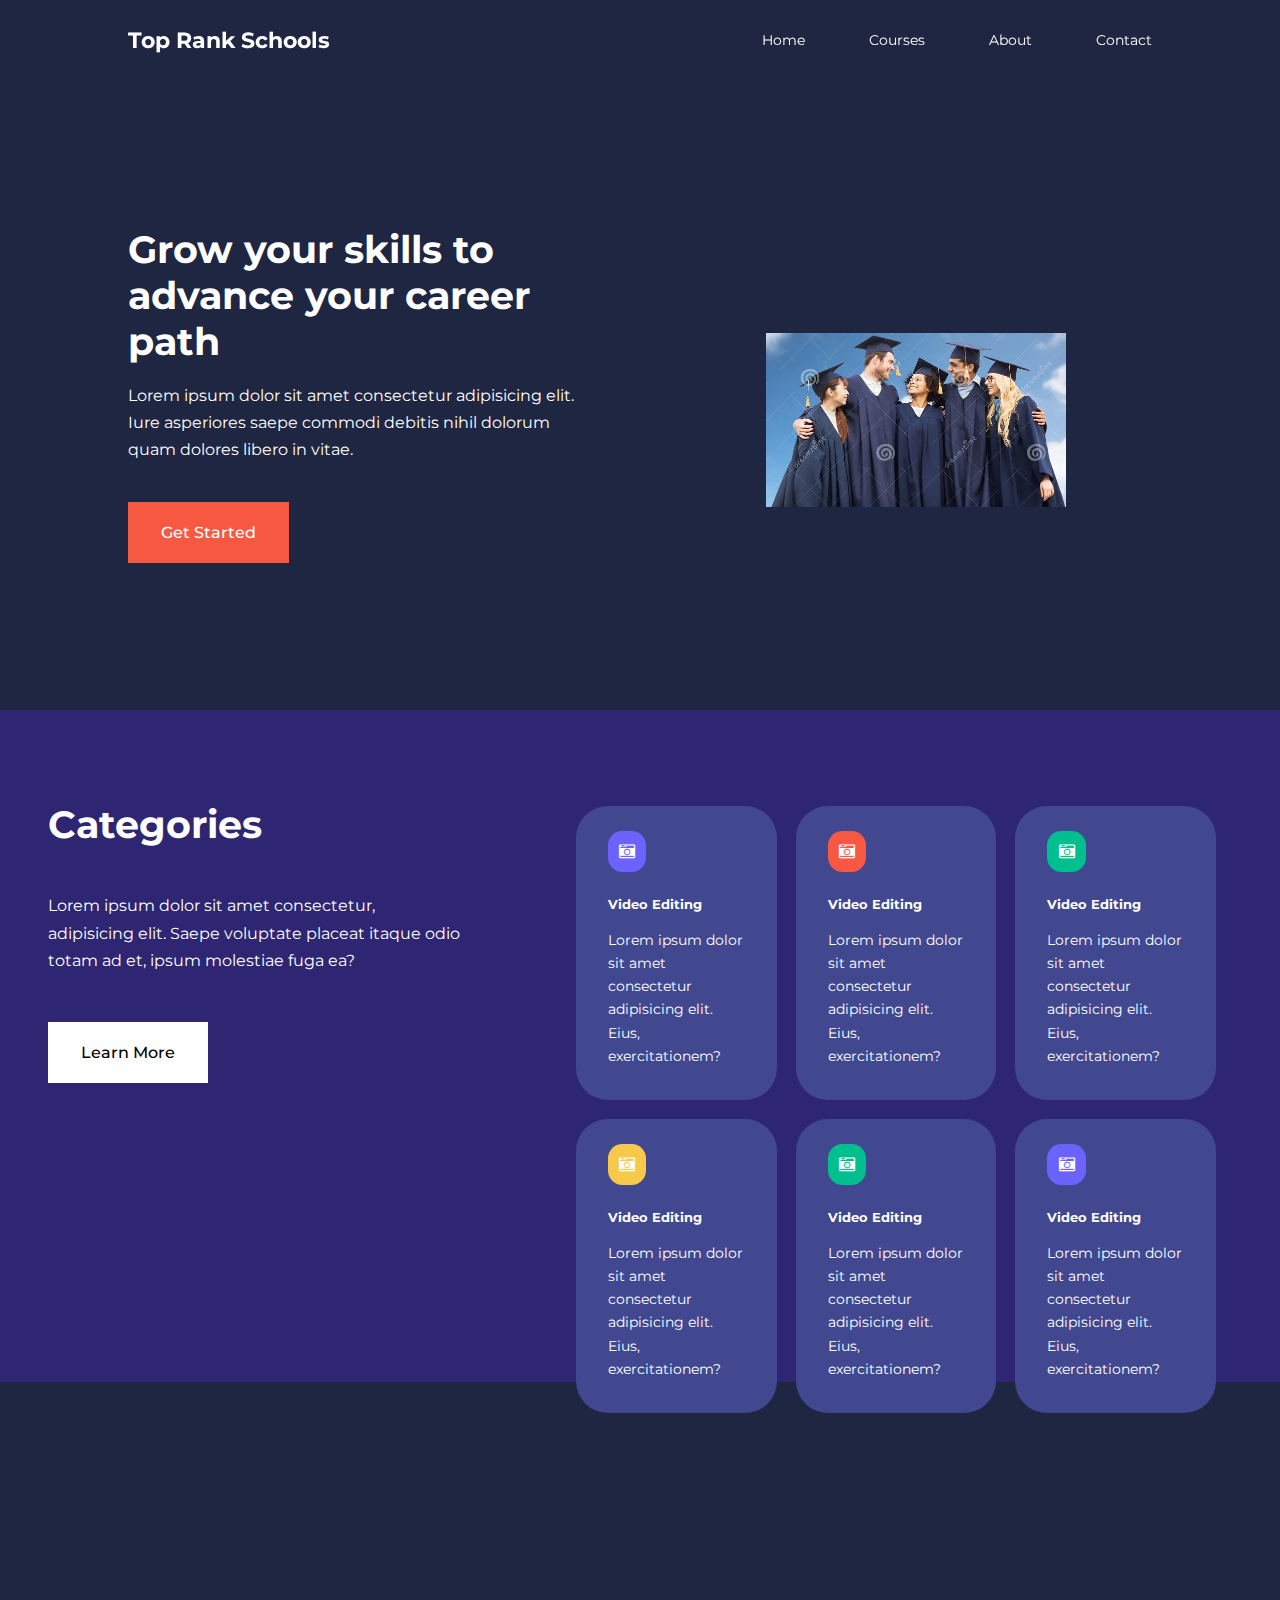
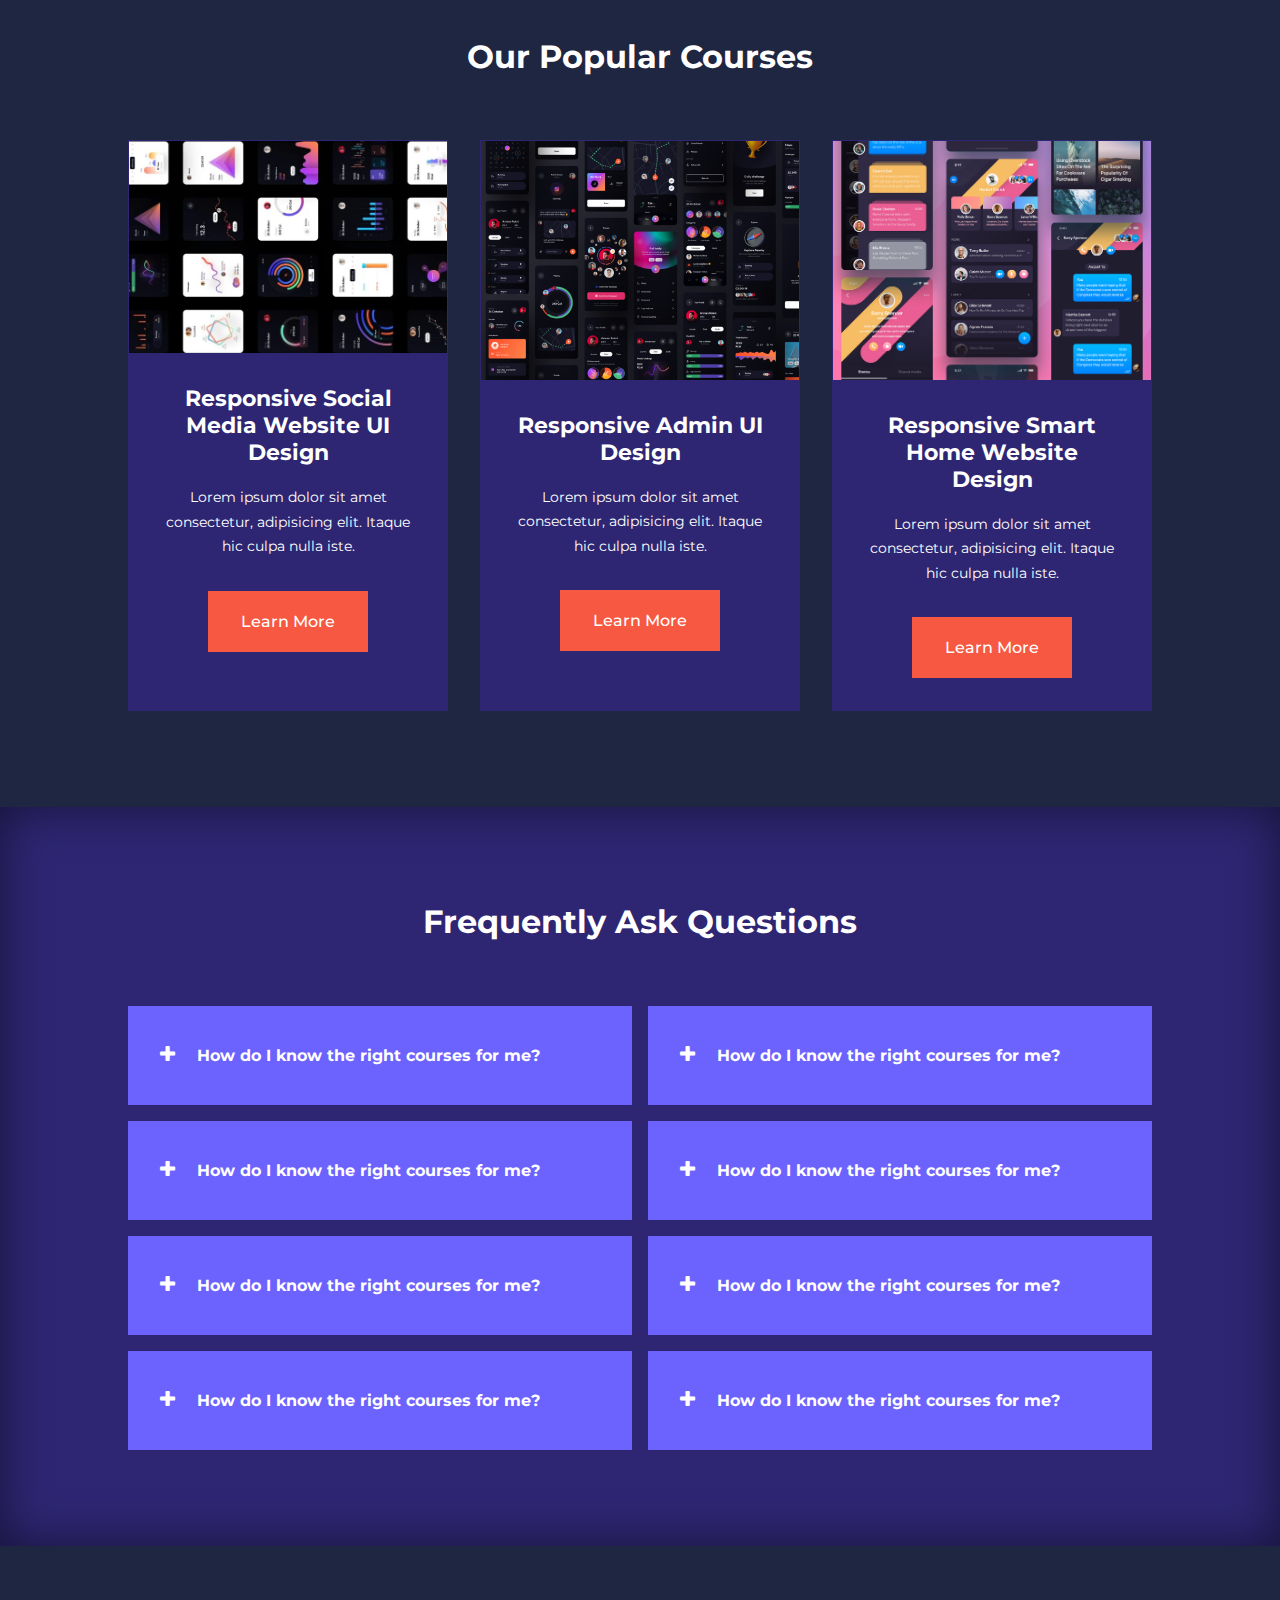
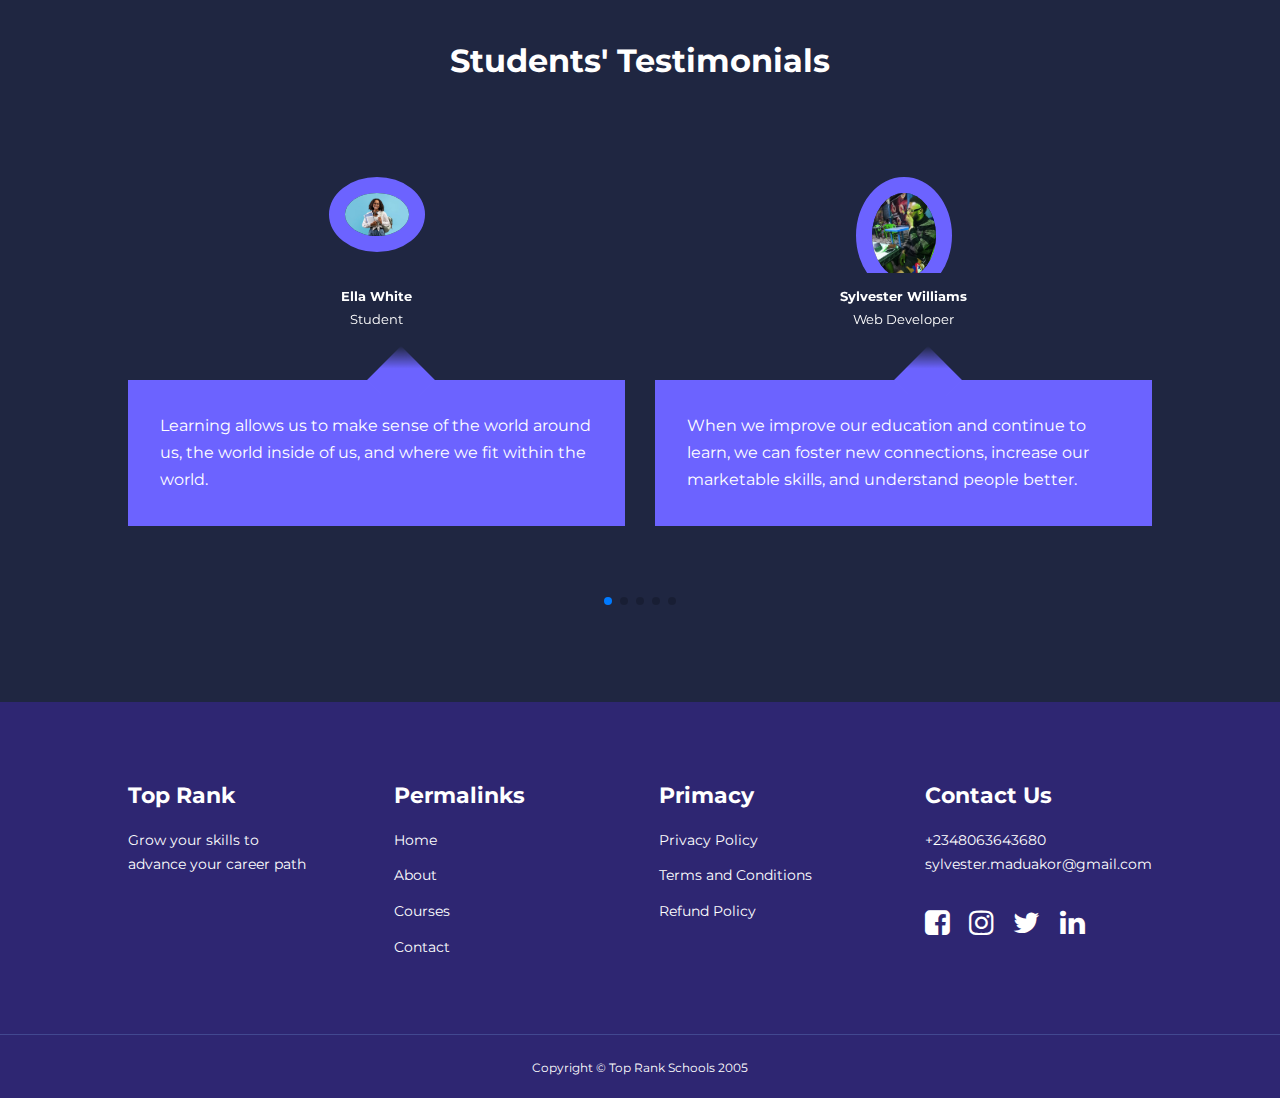
<file: index.html>
<!DOCTYPE html>
<html lang="en">
<head>
  <meta charset="UTF-8">
  <meta name="viewport" content="width=device-width, initial-scale=1.0">
  <title>Education Website</title>

  <link rel="stylesheet" href="https://cdnjs.cloudflare.com/ajax/libs/font-awesome/6.4.0/css/all.min.css"/>
  
<link 
href="https://cdnjs.cloudflare.com/ajax/libs/font-awesome/4.3.0/css/font-awesome.css" 
rel="stylesheet"  type='text/css'>

  <!--Swiperjs.com-->
  <link
  rel="stylesheet"
  href="https://cdn.jsdelivr.net/npm/swiper@10/swiper-bundle.min.css"
/>


  <link rel="preconnect" href="https://fonts.googleapis.com">
  <link rel="preconnect" href="https://fonts.gstatic.com" crossorigin>
  <link href="https://fonts.googleapis.com/css2?family=Montserrat:ital,wght@0,300;0,400;0,500;0,600;0,700;0,800;0,900;1,700;1,900&family=Roboto:wght@400;700&display=swap" rel="stylesheet">

 


  <link rel="stylesheet" href="styles/home.css">
</head>
<body>
  <nav>
    <div class="container nav-container">
      <a href="index.html"><h4>Top Rank Schools</h4></a>
      <ul class="nav-menu">
        <li><a href="index.html">Home</a></li>
        <li><a href="courses.html">Courses</a></li>
        <li><a href="about.html">About</a></li>
        <li><a href="contact.html">Contact</a></li>
      </ul>
      <button id="open-menu-btn"><i class="fa fa-bars" aria-hidden="true"></i>
      </button>
      <button id="close-menu-btn"><i class="fa fa-times-circle" aria-hidden="true"></i></button>
     </div>
  </nav>

  <!------------END OF NAVBAR------------->

<header>
  <div class="container header_container">
    <div class="header_left">
      <h1>Grow your skills to advance your career path</h1>
      <p>Lorem ipsum dolor sit amet consectetur adipisicing elit. Iure asperiores saepe commodi debitis nihil dolorum quam dolores libero in vitae.</p>
      <a href="courses.html" class="btn btn-primary">Get Started</a>
    </div>

    <div class="images2">
      <img class="img1" src="images/darkblue.jpg">
    </div>
    
  </div>
</header>
 
<section class="categories">
  <div class=".container categories_container">
    <div class="categories_left">
      <h1>Categories</h1>
      <p>
        Lorem ipsum dolor sit amet consectetur, adipisicing elit. Saepe voluptate placeat itaque odio totam ad et, ipsum molestiae fuga ea?
      </p>
      <a href="#" class="btn">Learn More</a>
    </div>

    <div class="categories_right">
      <article class="category">
        <span class="category_icon"><i class="fa fa-camera-retro"></i>
        </span>
        <h5>Video Editing</h5>
        <p>Lorem ipsum dolor sit amet consectetur adipisicing elit. Eius, exercitationem?</p>
      </article>

      <article class="category">
        <span class="category_icon"><i class="fa fa-camera-retro"></i>
        </span>
        <h5>Video Editing</h5>
        <p>Lorem ipsum dolor sit amet consectetur adipisicing elit. Eius, exercitationem?</p>
      </article>

      <article class="category">
        <span class="category_icon"><i class="fa fa-camera-retro"></i>
        </span>
        <h5>Video Editing</h5>
        <p>Lorem ipsum dolor sit amet consectetur adipisicing elit. Eius, exercitationem?</p>
      </article>

      <article class="category">
        <span class="category_icon"><i class="fa fa-camera-retro"></i>
        </span>
        <h5>Video Editing</h5>
        <p>Lorem ipsum dolor sit amet consectetur adipisicing elit. Eius, exercitationem?</p>
      </article>

      <article class="category">
        <span class="category_icon"><i class="fa fa-camera-retro"></i>
        </span>
        <h5>Video Editing</h5>
        <p>Lorem ipsum dolor sit amet consectetur adipisicing elit. Eius, exercitationem?</p>
      </article>

      <article class="category">
        <span class="category_icon"><i class="fa fa-camera-retro"></i>
        </span>
        <h5>Video Editing</h5>
        <p>Lorem ipsum dolor sit amet consectetur adipisicing elit. Eius, exercitationem?</p>
      </article>
    </div>

  </div>

</section>


<section class="courses">
  <h2>Our Popular Courses</h2>
  <div class="container courses_container">
     <article class="course">
      <div class="course_image">
        <img src="images/UIUX6.webp">
      </div>
     <div class="course_info">
      <h4>Responsive Social Media Website UI Design</h4>
      <p>Lorem ipsum dolor sit amet consectetur, adipisicing elit. Itaque hic culpa nulla iste.</p>
      <a href="contact.html" class="btn btn-primary">Learn More</a>
     </div>
     </article>

     <article class="course">
      <div class="course_image">
        <img src="images/UIUX5">
      </div>
      <div class="course_info">
        <h4>Responsive Admin UI Design</h4>
      <p>Lorem ipsum dolor sit amet consectetur, adipisicing elit. Itaque hic culpa nulla iste.</p>
      <a href="contact.html" class="btn btn-primary">Learn More</a>
      </div>
     </article>

     <article class="course">
      <div class="course_image">
        <img src="images/UIUX2.png">
      </div>
      <div class="course_info">
        <h4>Responsive Smart Home Website Design</h4>
      <p>Lorem ipsum dolor sit amet consectetur, adipisicing elit. Itaque hic culpa nulla iste.</p>
      <a href="contact.html" class="btn btn-primary">Learn More</a>
      </div>
     </article>
  </div>
</section>


<section class="faqs">
  <h2>Frequently Ask Questions</h2>
  <div class="container faqs_container">
    <article class="faq">
      <div class="faq_icon"><i class="fa fa-plus" aria-hidden="true"></i>
      </div>
      <div class="question_answer">
        <h4>How do I know the right courses for me?</h4>
        <p>Lorem ipsum dolor sit amet consectetur adipisicing elit. Quis ullam delectus blanditiis quia similique. Necessitatibus ut ipsum nostrum doloremque explicabo est vero tempore culpa iusto!</p>
      </div>
    </article>

    <article class="faq">
      <div class="faq_icon"><i class="fa fa-plus" aria-hidden="true"></i>
      </div>
      <div class="question_answer">
        <h4>How do I know the right courses for me?</h4>
        <p>Lorem ipsum dolor sit amet consectetur adipisicing elit. Quis ullam delectus blanditiis quia similique. Necessitatibus ut ipsum nostrum doloremque explicabo est vero tempore culpa iusto!</p>
      </div>
    </article>

    <article class="faq">
      <div class="faq_icon"><i class="fa fa-plus" aria-hidden="true"></i>
      </div>
      <div class="question_answer">
        <h4>How do I know the right courses for me?</h4>
        <p>Lorem ipsum dolor sit amet consectetur adipisicing elit. Quis ullam delectus blanditiis quia similique. Necessitatibus ut ipsum nostrum doloremque explicabo est vero tempore culpa iusto!</p>
      </div>
    </article>

    <article class="faq">
      <div class="faq_icon"><i class="fa fa-plus" aria-hidden="true"></i>
      </div>
      <div class="question_answer">
        <h4>How do I know the right courses for me?</h4>
        <p>Lorem ipsum dolor sit amet consectetur adipisicing elit. Quis ullam delectus blanditiis quia similique. Necessitatibus ut ipsum nostrum doloremque explicabo est vero tempore culpa iusto!</p>
      </div>
    </article>

    <article class="faq">
      <div class="faq_icon"><i class="fa fa-plus" aria-hidden="true"></i>
      </div>
      <div class="question_answer">
        <h4>How do I know the right courses for me?</h4>
        <p>Lorem ipsum dolor sit amet consectetur adipisicing elit. Quis ullam delectus blanditiis quia similique. Necessitatibus ut ipsum nostrum doloremque explicabo est vero tempore culpa iusto!</p>
      </div>
    </article>

    <article class="faq">
      <div class="faq_icon"><i class="fa fa-plus" aria-hidden="true"></i>
      </div>
      <div class="question_answer">
        <h4>How do I know the right courses for me?</h4>
        <p>Lorem ipsum dolor sit amet consectetur adipisicing elit. Quis ullam delectus blanditiis quia similique. Necessitatibus ut ipsum nostrum doloremque explicabo est vero tempore culpa iusto!</p>
      </div>
    </article>

    <article class="faq">
      <div class="faq_icon"><i class="fa fa-plus" aria-hidden="true"></i>
      </div>
      <div class="question_answer">
        <h4>How do I know the right courses for me?</h4>
        <p>Lorem ipsum dolor sit amet consectetur adipisicing elit. Quis ullam delectus blanditiis quia similique. Necessitatibus ut ipsum nostrum doloremque explicabo est vero tempore culpa iusto!</p>
      </div>
    </article>

    <article class="faq">
      <div class="faq_icon"><i class="fa fa-plus" aria-hidden="true"></i>
      </div>
      <div class="question_answer">
        <h4>How do I know the right courses for me?</h4>
        <p>Lorem ipsum dolor sit amet consectetur adipisicing elit. Quis ullam delectus blanditiis quia similique. Necessitatibus ut ipsum nostrum doloremque explicabo est vero tempore culpa iusto!</p>
      </div>
    </article>
  </div>
</section>


<section class="container testimonials_container mySwiper">
<h2>Students' Testimonials</h2>
<div class="swiper-wrapper">
  <article class="testimonial swiper-slide">
    <div class="avatar">
      <img src="images/studentPic3.avif">
    </div>
    <div class="testimonial_info">
      <h5>Ella White</h5>
      <small>Student</small>
    </div>
    <div class="testimonial_body">
      <p>Learning allows us to make sense of the world around us, the world inside of us, and where we fit within the world.</p>
    </div>
  </article>

  
  <article class="testimonial swiper-slide">
    <div class="avatar">
      <img src="images/fb1.jpg">
    </div>
    <div class="testimonial_info">
      <h5>Sylvester Williams</h5>
      <small>Web Developer</small>
    </div>
    <div class="testimonial_body">
      <p>When we improve our education and continue to learn, we can foster new connections, increase our marketable skills, and understand people better.</p>
    </div>
  </article>

  <article class="testimonial swiper-slide">
    <div class="avatar">
      <img src="images/studentPic20.avif">
    </div>
    <div class="testimonial_info">
      <h5>Gwen Moons</h5>
      <small>Student</small>
    </div>
    <div class="testimonial_body">
      <p>The more that you read, the more things you will know, the more that you learn, the more places you’ll go.</p>
    </div>
  </article>

  <article class="testimonial swiper-slide">
    <div class="avatar">
      <img src="images/studentPic12.avif">
    </div>
    <div class="testimonial_info">
      <h5>Diana Ayi</h5>
      <small>Student</small>
    </div>
    <div class="testimonial_body">
      <p>Education without values, as useful as it is, seems rather to make man a more clever devil.</p>
    </div>
  </article>


  
  <article class="testimonial swiper-slide">
    <div class="avatar">
      <img src="images/studentPic14.avif">
    </div>
    <div class="testimonial_info">
      <h5>Austin Kings</h5>
      <small>UI/UX Developer</small>
    </div>
    <div class="testimonial_body">
      <p>Knowledge is power. Information is liberating. Education is the premise of progress, in every society, in every family.</p>
    </div>
  </article>

  <article class="testimonial swiper-slide">
    <div class="avatar">
      <img src="images/studentPic2.avif">
    </div>
    <div class="testimonial_info">
      <h5>Stephanie woods</h5>
      <small>Student</small>
    </div>
    <div class="testimonial_body">
      <p>A person who won’t read has no advantage over one who can’t read.</p>
    </div>
  </article>
</div>
<div class="swiper-pagination"></div>
</section>

<footer class="footer">
  <div class="container footer_container">
    <div class="footer_1">
      <a href="home.html" class="footer_logo"><h4>Top Rank</h4></a>
      <p>Grow your skills to advance your career path</p>
    </div>

    <div class="footer_2">
      <h4>Permalinks</h4>
      <ul>
        <li><a href="home.html">Home</a></li>
        <li><a href="about.html">About</a></li>
        <li><a href="courses.html">Courses</a></li>
        <li><a href="contact.html">Contact</a></li>
      </ul>
    </div>
    
    <div class="footer_3">
      <h4>Primacy</h4>
      <ul>
        <li><a href="#">Privacy Policy</a></li>
        <li><a href="#">Terms and Conditions</a></li>
        <li><a href="#">Refund Policy</a></li>
      </ul>
    </div>

    <div class="footer_4">
      <h4>Contact Us</h4>
      <div>
        <p>+2348063643680</p>
        <p>sylvester.maduakor@gmail.com</p>
      </div>
      <ul class="footer_socials">
        <li><a href="#"><i class="fa fa-facebook-square fa-2x" aria-hidden="true"></i>
        </a></li>
        <li><a href="#"><i class="fa fa-instagram fa-2x" aria-hidden="true"></i>
        </a></li>
        <li><a href="#"><i class="fa fa-twitter fa-2x" aria-hidden="true"></i>
        </a></li>
        <li><a href="#"><i class="fa fa-linkedin fa-2x" aria-hidden="true"></i>
        </a></li>
      </ul>
    </div>

  </div>
  <div class="footer_copyright">
    <small>Copyright &copy; Top Rank Schools 2005</small>
  </div>
</footer>


<script src="https://cdn.jsdelivr.net/npm/swiper@10/swiper-bundle.min.js"></script>
<script src="main.js"></script>

<script>
  
  var swiper = new Swiper(".mySwiper", {
      slidesPerView: 1,
      spaceBetween: 30,
      pagination: {
        el: ".swiper-pagination",
        clickable: true,
      },
      // when window is >=600px
      breakpoints: { 
        600: { 
          slidesPerView: 2
        }
      }
    });
</script>

</body>
</html>
</file>
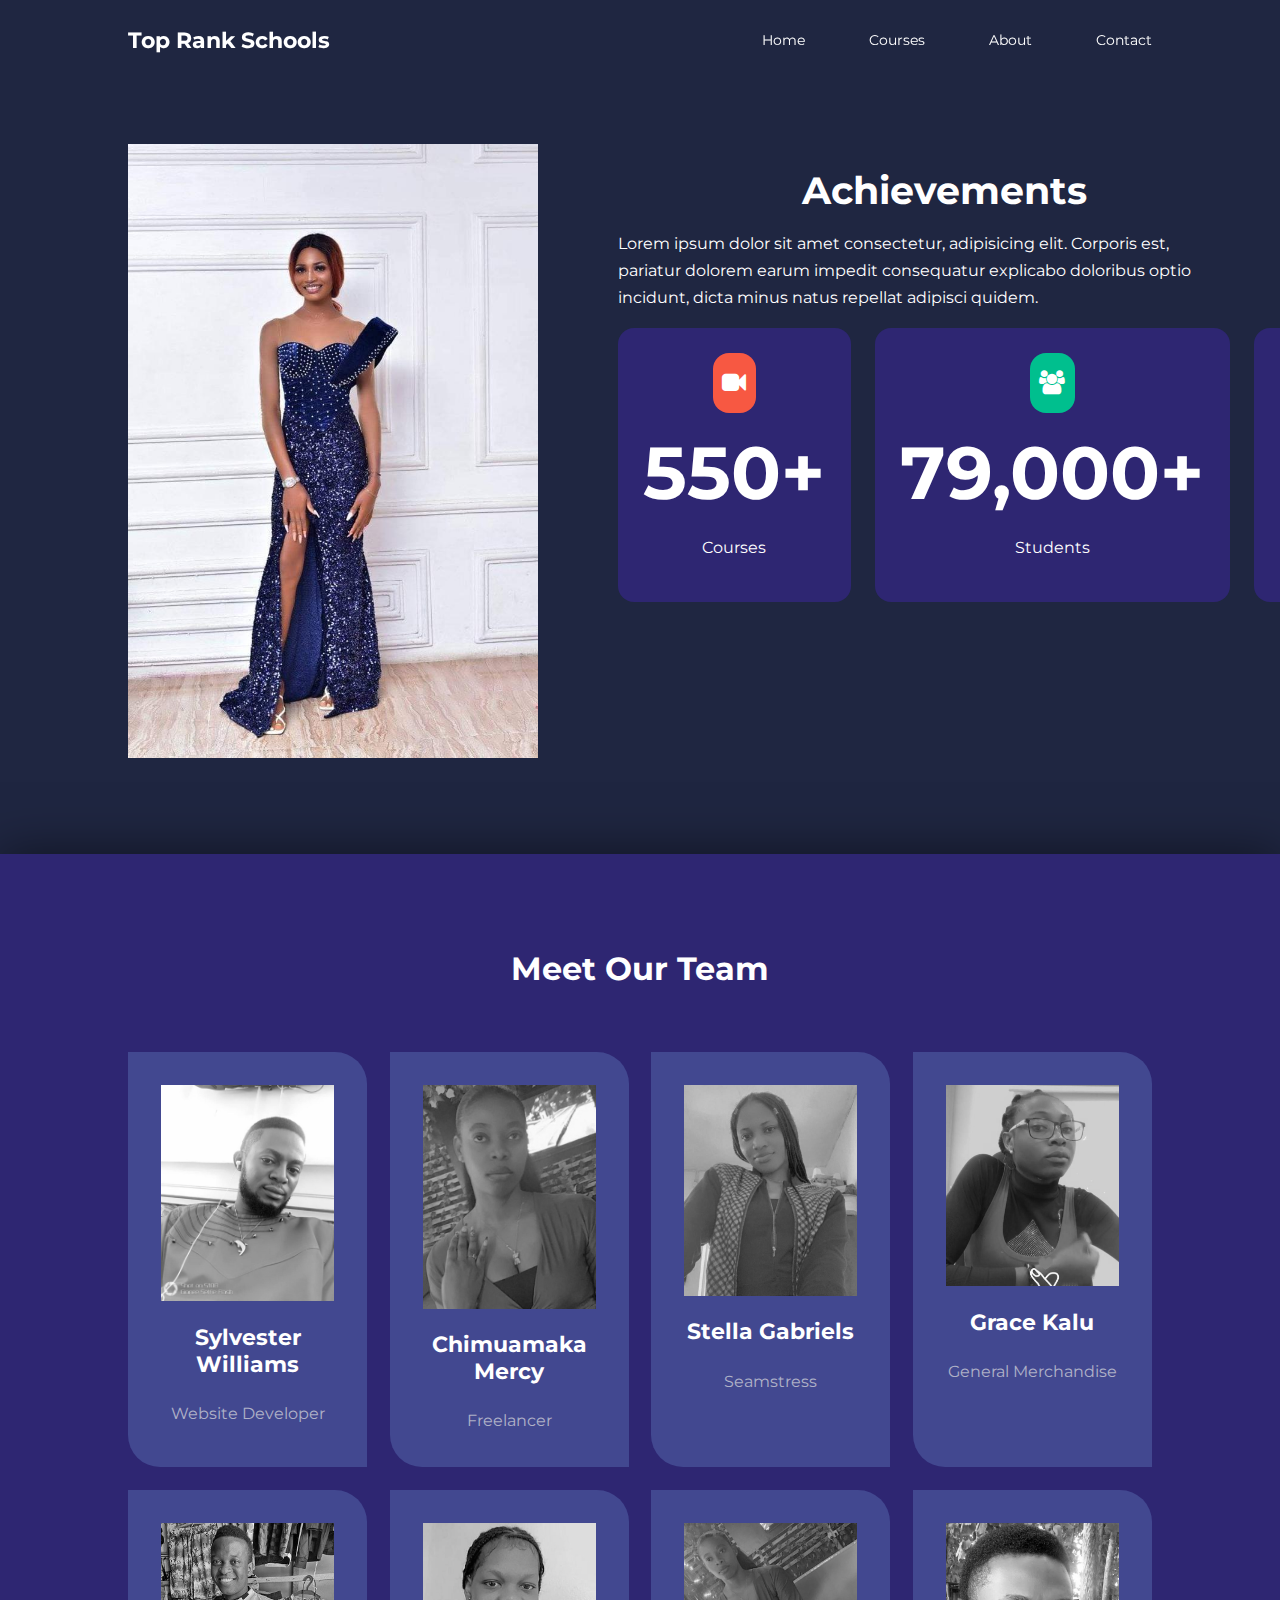
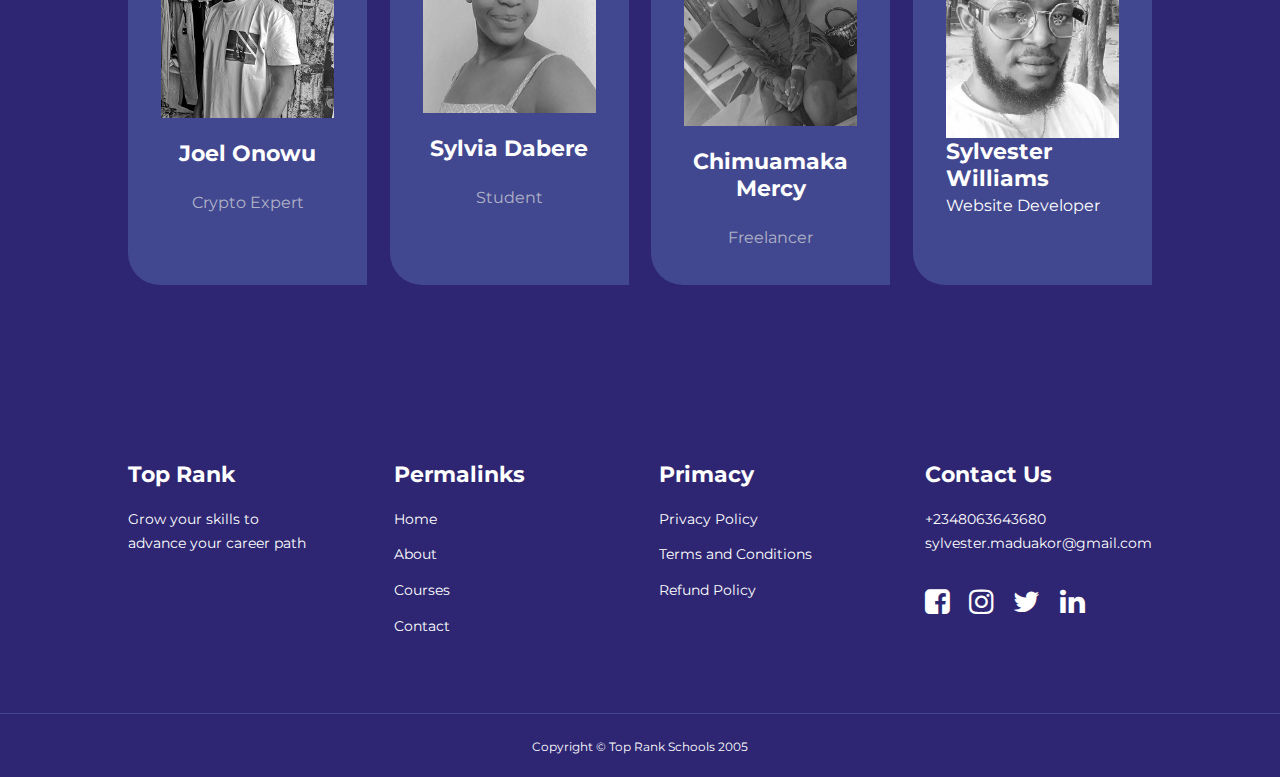
<file: about.html>
<!DOCTYPE html>
<html lang="en">
<head>
  <meta charset="UTF-8">
  <meta name="viewport" content="width=device-width, initial-scale=1.0">
  <title>About US</title>

  <link rel="stylesheet" href="https://cdnjs.cloudflare.com/ajax/libs/font-awesome/6.4.0/css/all.min.css"/>
  
  <link 
  href="https://cdnjs.cloudflare.com/ajax/libs/font-awesome/4.3.0/css/font-awesome.css" 
  rel="stylesheet"  type='text/css'>
  
    <link rel="preconnect" href="https://fonts.googleapis.com">
    <link rel="preconnect" href="https://fonts.gstatic.com" crossorigin>
    <link href="https://fonts.googleapis.com/css2?family=Montserrat:ital,wght@0,300;0,400;0,500;0,600;0,700;0,800;0,900;1,700;1,900&family=Roboto:wght@400;700&display=swap" rel="stylesheet">
  
   
  
  
    <link rel="stylesheet" href="styles/home.css">

    <link rel="stylesheet" href="styles/about.css">

</head>
<body>
  
  <nav>
    <div class="container nav-container">
      <a href="index.html"><h4>Top Rank Schools</h4></a>
      <ul class="nav-menu">
        <li><a href="index.html">Home</a></li>
        <li><a href="courses.html">Courses</a></li>
        <li><a href="about.html">About</a></li>
        <li><a href="contact.html">Contact</a></li>
      </ul>
      <button id="open-menu-btn"><i class="fa fa-bars" aria-hidden="true"></i>
      </button>
      <button id="close-menu-btn"><i class="fa fa-times-circle" aria-hidden="true"></i></button>
     </div>
  </nav>
<!--=========== END OF NAVBAR ===========-->

<section class="about_achievements">
  <div class="container about_achievements-container">
    <div class="about_achievements-left">
      <img src="images/fb8.jpg">
    </div>
    <div class="about_achievements-right">
      <h1>Achievements</h1>
      <p>
        Lorem ipsum dolor sit amet consectetur, adipisicing elit. Corporis est, pariatur dolorem earum impedit consequatur explicabo doloribus optio incidunt, dicta minus natus repellat adipisci quidem.
      </p>
      <div class="achievements_cards">
        <article class="achievement_card">
          <span class="achievement_icon">
            <i class="fa fa-video-camera" aria-hidden="true"></i>
           </span>
           <h3>550+</h3>
           <p>Courses</p>
        </article>

        <article class="achievement_card">
          <span class="achievement_icon">
            <i class="fa fa-users" aria-hidden="true"></i>
          </span>
          <h3>79,000+</h3>
            <p>Students</p>
        </article>

        <article class="achievement_card">
          <span class="achievement_icon">
            <i class="fa fa-trophy" aria-hidden="true"></i>
          </span>
          <h3>1,150+</h3>
          <p>Awards</p>
        </article>
      </div>
    </div>

  </div>
</section>

<!--======== END OF ACHIEVEMENTS =======-->

<section class="team">
  <h2>Meet Our Team</h2>
  <div class="container team_container">
    <article class="team_member">
      <div class="team_member-image">
        <img src="images/team1.jpg">
      </div>
      <div class="team_member-info">
        <h4>Sylvester Williams</h4>
        <p>Website Developer</p>
      </div>
      <div class="team_member-socials">
        <a href="facebook.com"><i class="fa fa-facebook-square" aria-hidden="true"></i></a>
        <a href="facebook.com"><i class="fa fa-instagram" aria-hidden="true"></i></a>
        <a href="facebook.com"><i class="fa fa-twitter" aria-hidden="true"></i></a>
      </div>
    </article>

    <article class="team_member">
      <div class="team_member-image">
        <img src="images/team2.jpg">
      </div>
      <div class="team_member-info">
        <h4>Chimuamaka Mercy</h4>
        <p>Freelancer</p>
      </div>
      <div class="team_member-socials">
        <a href="facebook.com"><i class="fa fa-facebook-square" aria-hidden="true"></i></a>
        <a href="facebook.com"><i class="fa fa-instagram" aria-hidden="true"></i></a>
        <a href="facebook.com"><i class="fa fa-twitter" aria-hidden="true"></i></a>
      </div>
    </article>

    <article class="team_member">
      <div class="team_member-image">
        <img src="images/team3.jpg">
      </div>
      <div class="team_member-info">
        <h4>Stella Gabriels</h4>
        <p>Seamstress</p>
      </div>
      <div class="team_member-socials">
        <a href="facebook.com"><i class="fa fa-facebook-square" aria-hidden="true"></i></a>
        <a href="facebook.com"><i class="fa fa-instagram" aria-hidden="true"></i></a>
        <a href="facebook.com"><i class="fa fa-twitter" aria-hidden="true"></i></a>
      </div>
    </article>

    <article class="team_member">
      <div class="team_member-image">
        <img src="images/team4.jpg">
      </div>
      <div class="team_member-info">
        <h4>Grace Kalu</h4>
        <p>General Merchandise</p>
      </div>
      <div class="team_member-socials">
        <a href="facebook.com"><i class="fa fa-facebook-square" aria-hidden="true"></i></a>
        <a href="facebook.com"><i class="fa fa-instagram" aria-hidden="true"></i></a>
        <a href="facebook.com"><i class="fa fa-twitter" aria-hidden="true"></i></a>
      </div>
    </article>

    <article class="team_member">
      <div class="team_member-image">
        <img src="images/team5.jpg">
      </div>
      <div class="team_member-info">
        <h4>Joel Onowu</h4>
        <p>Crypto Expert</p>
      </div>
      <div class="team_member-socials">
        <a href="facebook.com"><i class="fa fa-facebook-square" aria-hidden="true"></i></a>
        <a href="facebook.com"><i class="fa fa-instagram" aria-hidden="true"></i></a>
        <a href="facebook.com"><i class="fa fa-twitter" aria-hidden="true"></i></a>
      </div>
    </article>

    <article class="team_member">
      <div class="team_member-image">
        <img src="images/team6.jpg">
      </div>
      <div class="team_member-info">
        <h4>Sylvia Dabere</h4>
        <p>Student</p>
      </div>
      <div class="team_member-socials">
        <a href="facebook.com"><i class="fa fa-facebook-square" aria-hidden="true"></i></a>
        <a href="facebook.com"><i class="fa fa-instagram" aria-hidden="true"></i></a>
        <a href="facebook.com"><i class="fa fa-twitter" aria-hidden="true"></i></a>
      </div>
    </article>

    <article class="team_member">
      <div class="team_member-image">
        <img src="images/team7.jpg">
      </div>
      <div class="team_member-info">
        <h4>Chimuamaka Mercy</h4>
        <p>Freelancer</p>
      </div>
      <div class="team_member-socials">
        <a href="facebook.com"><i class="fa fa-facebook-square" aria-hidden="true"></i></a>
        <a href="facebook.com"><i class="fa fa-instagram" aria-hidden="true"></i></a>
        <a href="facebook.com"><i class="fa fa-twitter" aria-hidden="true"></i></a>
      </div>
    </article>

    <article class="team_member">
      <div class="team_member-image">
        <img src="images/team8.jpg">
      </div> 
      <div class="team_member-infoe">
        <h4>Sylvester Williams</h4>
        <p>Website Developer</p>
      </div>
      <div class="team_member-socials">
        <a href="facebook.com"><i class="fa fa-facebook-square" aria-hidden="true"></i></a>
        <a href="facebook.com"><i class="fa fa-instagram" aria-hidden="true"></i></a>
        <a href="facebook.com"><i class="fa fa-twitter" aria-hidden="true"></i></a>
      </div>
    </article>
  </div>
</section>

<!--=========== END OF TEAM ============-->











  <footer class="footer">
    <div class="container footer_container">
      <div class="footer_1">
        <a href="home.html" class="footer_logo"><h4>Top Rank</h4></a>
        <p>Grow your skills to advance your career path</p>
      </div>
  
      <div class="footer_2">
        <h4>Permalinks</h4>
        <ul>
          <li><a href="home.html">Home</a></li>
          <li><a href="about.html">About</a></li>
          <li><a href="courses.html">Courses</a></li>
          <li><a href="contact.html">Contact</a></li>
        </ul>
      </div>
      
      <div class="footer_3">
        <h4>Primacy</h4>
        <ul>
          <li><a href="#">Privacy Policy</a></li>
          <li><a href="#">Terms and Conditions</a></li>
          <li><a href="#">Refund Policy</a></li>
        </ul>
      </div>
  
      <div class="footer_4">
        <h4>Contact Us</h4>
        <div>
          <p>+2348063643680</p>
          <p>sylvester.maduakor@gmail.com</p>
        </div>
        <ul class="footer_socials">
          <li><a href="#"><i class="fa fa-facebook-square fa-2x" aria-hidden="true"></i>
          </a></li>
          <li><a href="#"><i class="fa fa-instagram fa-2x" aria-hidden="true"></i>
          </a></li>
          <li><a href="#"><i class="fa fa-twitter fa-2x" aria-hidden="true"></i>
          </a></li>
          <li><a href="#"><i class="fa fa-linkedin fa-2x" aria-hidden="true"></i>
          </a></li>
        </ul>
      </div>
  
    </div>
    <div class="footer_copyright">
      <small>Copyright &copy; Top Rank Schools 2005</small>
    </div>
  </footer>
  

  <script src="main.js"></script>
  
</body>
</html>
</file>
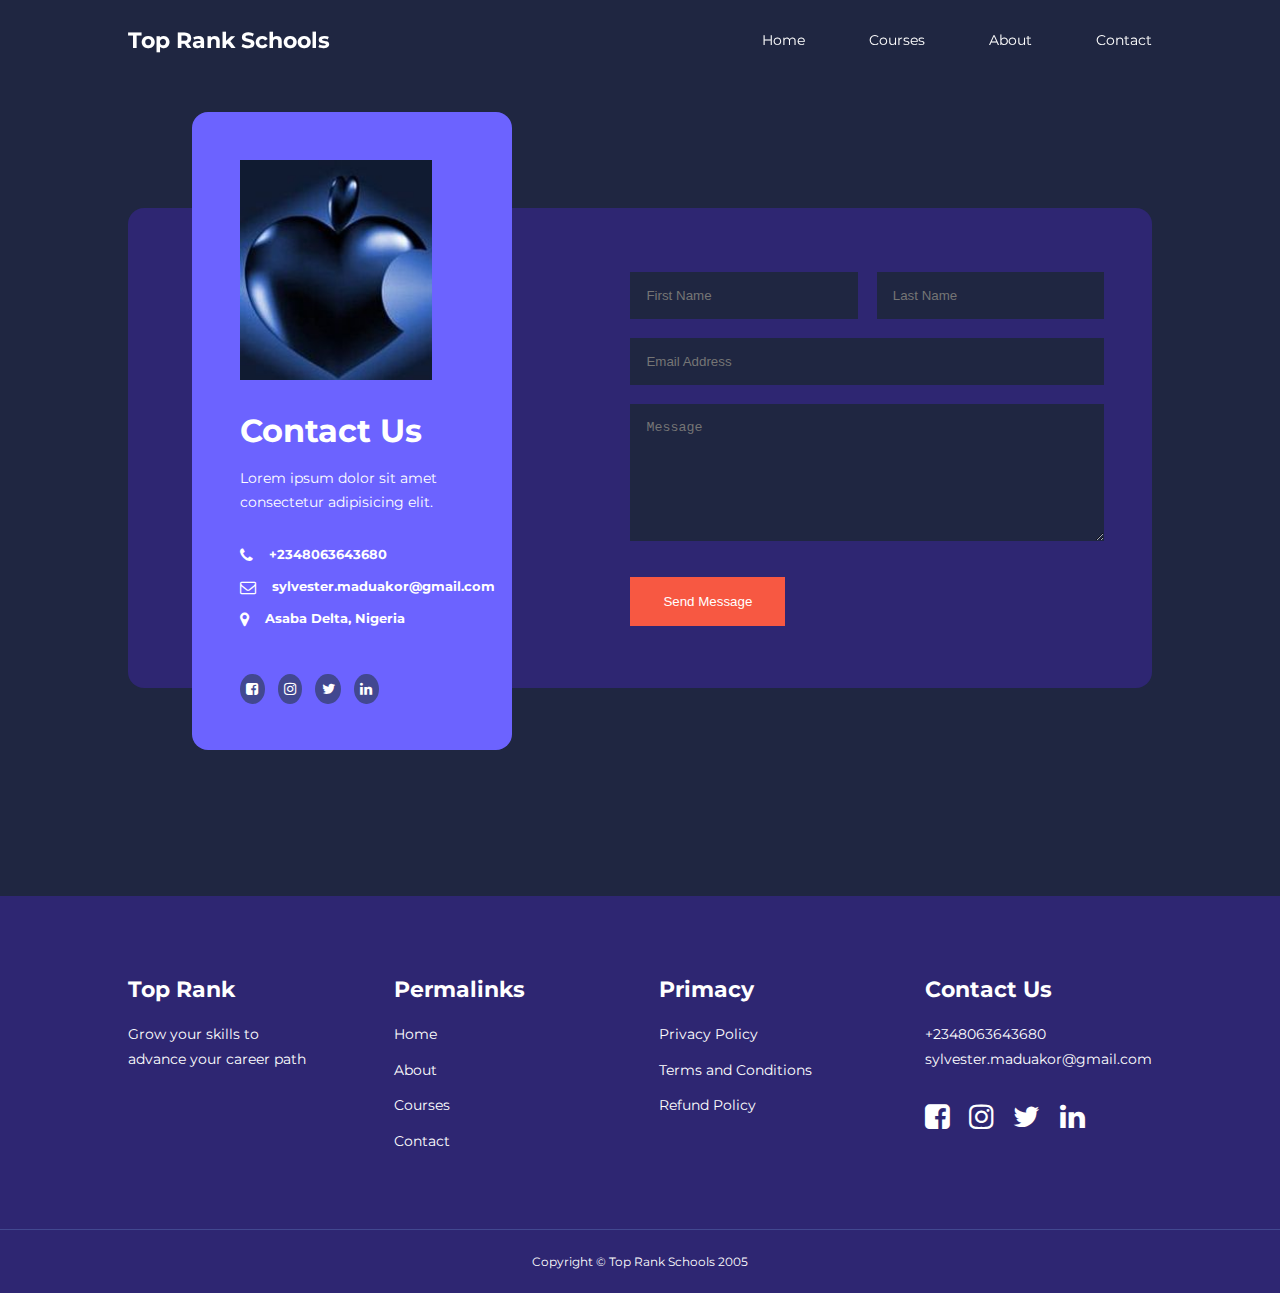
<file: contact.html>
<!DOCTYPE html>
<html lang="en">
<head>
  <meta charset="UTF-8">
  <meta name="viewport" content="width=device-width, initial-scale=1.0">
  <title>Contact Us</title>

  <link rel="stylesheet" href="https://cdnjs.cloudflare.com/ajax/libs/font-awesome/6.4.0/css/all.min.css"/>
  
  <link 
  href="https://cdnjs.cloudflare.com/ajax/libs/font-awesome/4.3.0/css/font-awesome.css" 
  rel="stylesheet"  type='text/css'>
  
    <link rel="preconnect" href="https://fonts.googleapis.com">
    <link rel="preconnect" href="https://fonts.gstatic.com" crossorigin>
    <link href="https://fonts.googleapis.com/css2?family=Montserrat:ital,wght@0,300;0,400;0,500;0,600;0,700;0,800;0,900;1,700;1,900&family=Roboto:wght@400;700&display=swap" rel="stylesheet">
  
   
  
  
    <link rel="stylesheet" href="styles/home.css">

    <link rel="stylesheet" href="styles/about.css">

    <link rel="stylesheet" href="styles/contact.css">

</head>
<body>
  <nav>
    <div class="container nav-container">
      <a href="index.html"><h4>Top Rank Schools</h4></a>
      <ul class="nav-menu">
        <li><a href="index.html">Home</a></li>
        <li><a href="courses.html">Courses</a></li>
        <li><a href="about.html">About</a></li>
        <li><a href="contact.html">Contact</a></li>
      </ul>
      <button id="open-menu-btn"><i class="fa fa-bars" aria-hidden="true"></i>
      </button>
      <button id="close-menu-btn"><i class="fa fa-times-circle" aria-hidden="true"></i></button>
     </div>
  </nav>
<!--=========== END OF NAVBAR ===========-->

<section class="contact">
  <div class="container contact_container">
    <aside class="contact_aside">
      <div class="aside_image">
        <img src="images/contact-image.jpg">
      </div>
    <h2>Contact Us</h2>
    <p>Lorem ipsum dolor sit amet consectetur adipisicing elit.</p>
    <ul class="contact_details">
      <li>
        <i class="fa fa-phone" aria-hidden="true"></i>
        <h5>+2348063643680</h5>
      </li>
      <li>
        <i class="fa fa-envelope-o" aria-hidden="true"></i>
        <h5>sylvester.maduakor@gmail.com</h5>
      </li>
      <li>
        <i class="fa fa-map-marker" aria-hidden="true"></i>
        <h5>Asaba Delta, Nigeria</h5>
      </li>
    </ul>
    <ul class="contact_socials">
      <li><a href="#"><i class="fa fa-facebook-square " aria-hidden="true"></i>
      </a></li>
      <li><a href="#"><i class="fa fa-instagram " aria-hidden="true"></i>
      </a></li>
      <li><a href="#"><i class="fa fa-twitter " aria-hidden="true"></i>
      </a></li>
      <li><a href="#"><i class="fa fa-linkedin" aria-hidden="true"></i>
      </a></li>
    </ul>
  </aside>


  <form action="https://formspree.io/f/xjvqkoyn" method="POST" class="contact_form">
    <div class="form_name">
      <input type="text" name="First Name" placeholder="First Name" required>
      <input type="text" name="Last Name" placeholder="Last Name" required>
    </div>
    <input type="email" name="Email Address" placeholder="Email Address" required>
    <textarea name="Message" rows="7" placeholder="Message"></textarea>
    <button type="submit" class="btn btn-primary">Send Message</button>

  </form>

  </div>
</section>








  <footer class="footer">
    <div class="container footer_container">
      <div class="footer_1">
        <a href="home.html" class="footer_logo"><h4>Top Rank</h4></a>
        <p>Grow your skills to advance your career path</p>
      </div>
  
      <div class="footer_2">
        <h4>Permalinks</h4>
        <ul>
          <li><a href="home.html">Home</a></li>
          <li><a href="about.html">About</a></li>
          <li><a href="courses.html">Courses</a></li>
          <li><a href="contact.html">Contact</a></li>
        </ul>
      </div>
      
      <div class="footer_3">
        <h4>Primacy</h4>
        <ul>
          <li><a href="#">Privacy Policy</a></li>
          <li><a href="#">Terms and Conditions</a></li>
          <li><a href="#">Refund Policy</a></li>
        </ul>
      </div>
  
      <div class="footer_4">
        <h4>Contact Us</h4>
        <div>
          <p>+2348063643680</p>
          <p>sylvester.maduakor@gmail.com</p>
        </div>
        <ul class="footer_socials">
          <li><a href="#"><i class="fa fa-facebook-square fa-2x" aria-hidden="true"></i>
          </a></li>
          <li><a href="#"><i class="fa fa-instagram fa-2x" aria-hidden="true"></i>
          </a></li>
          <li><a href="#"><i class="fa fa-twitter fa-2x" aria-hidden="true"></i>
          </a></li>
          <li><a href="#"><i class="fa fa-linkedin fa-2x" aria-hidden="true"></i>
          </a></li>
        </ul>
      </div>
  
    </div>
    <div class="footer_copyright">
      <small>Copyright &copy; Top Rank Schools 2005</small>
    </div>
  </footer>
  

  <script src="main.js"></script>

</body>
</html>
</file>
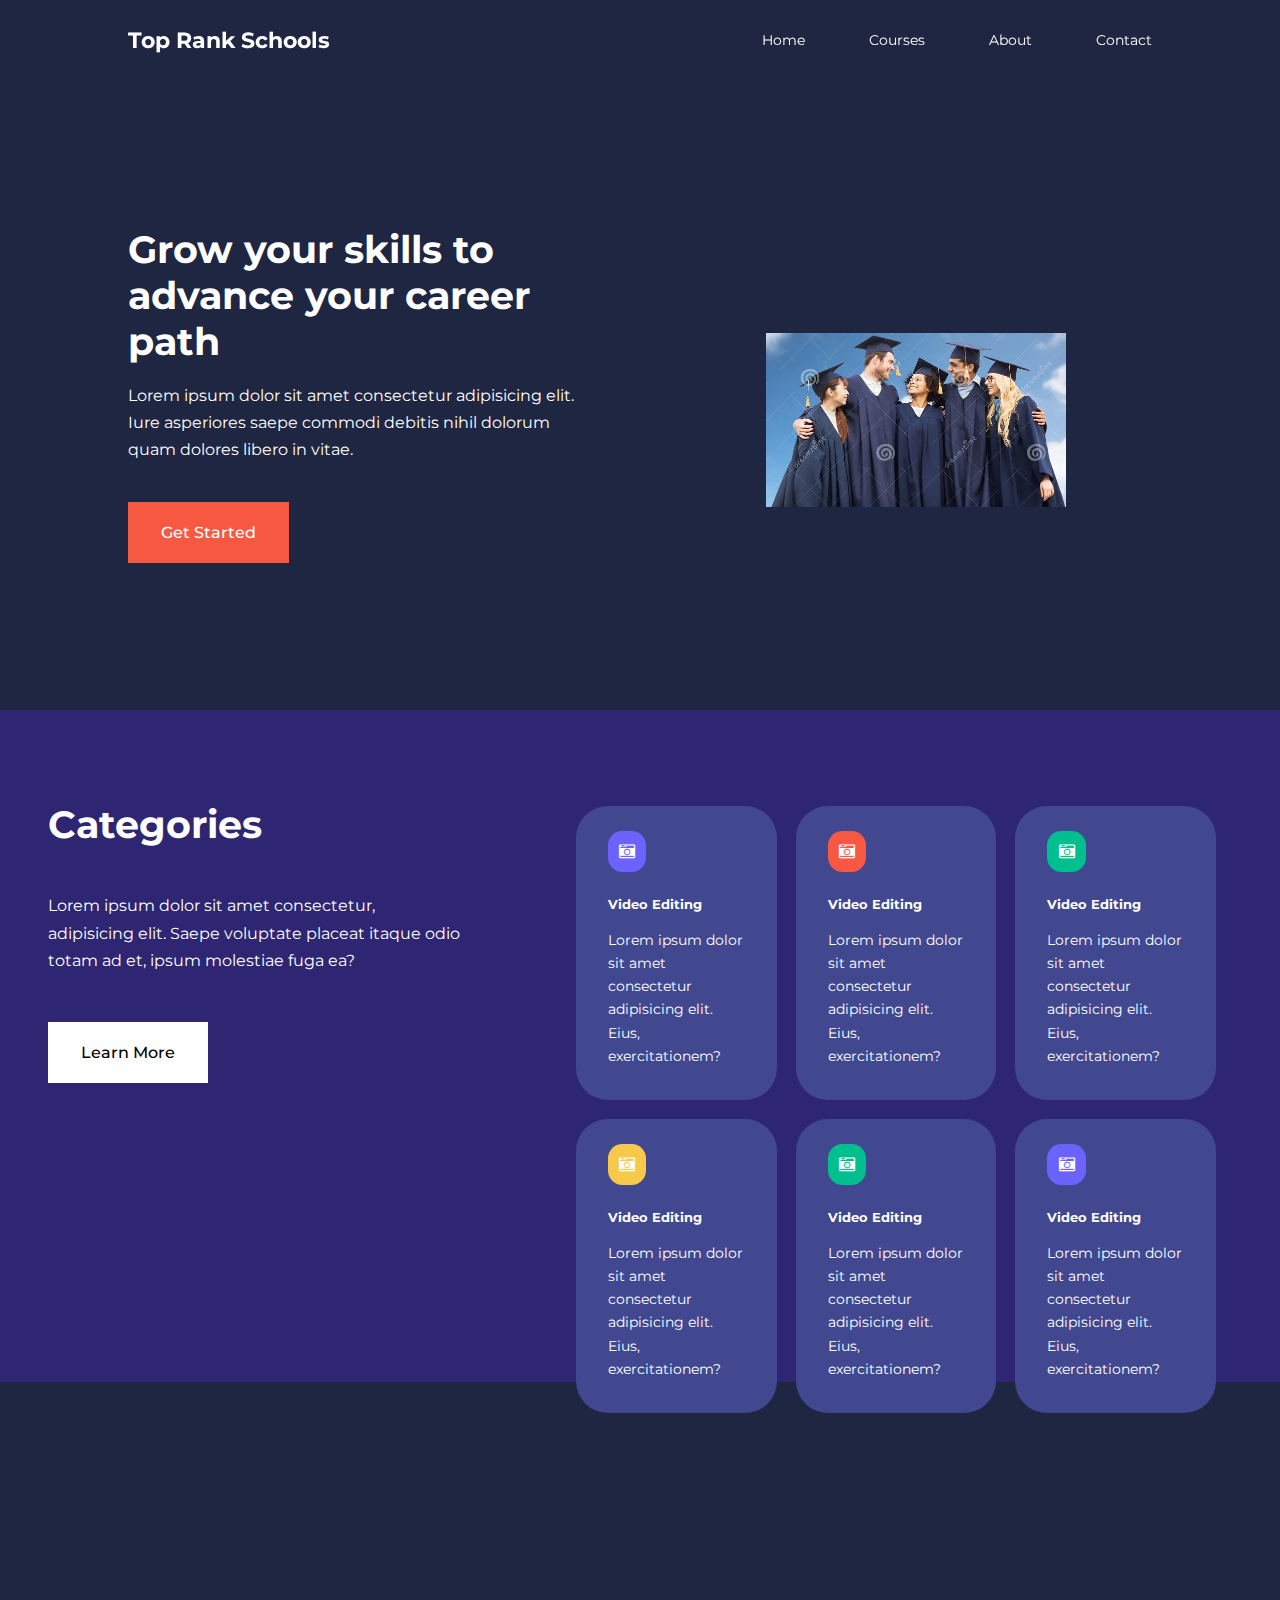
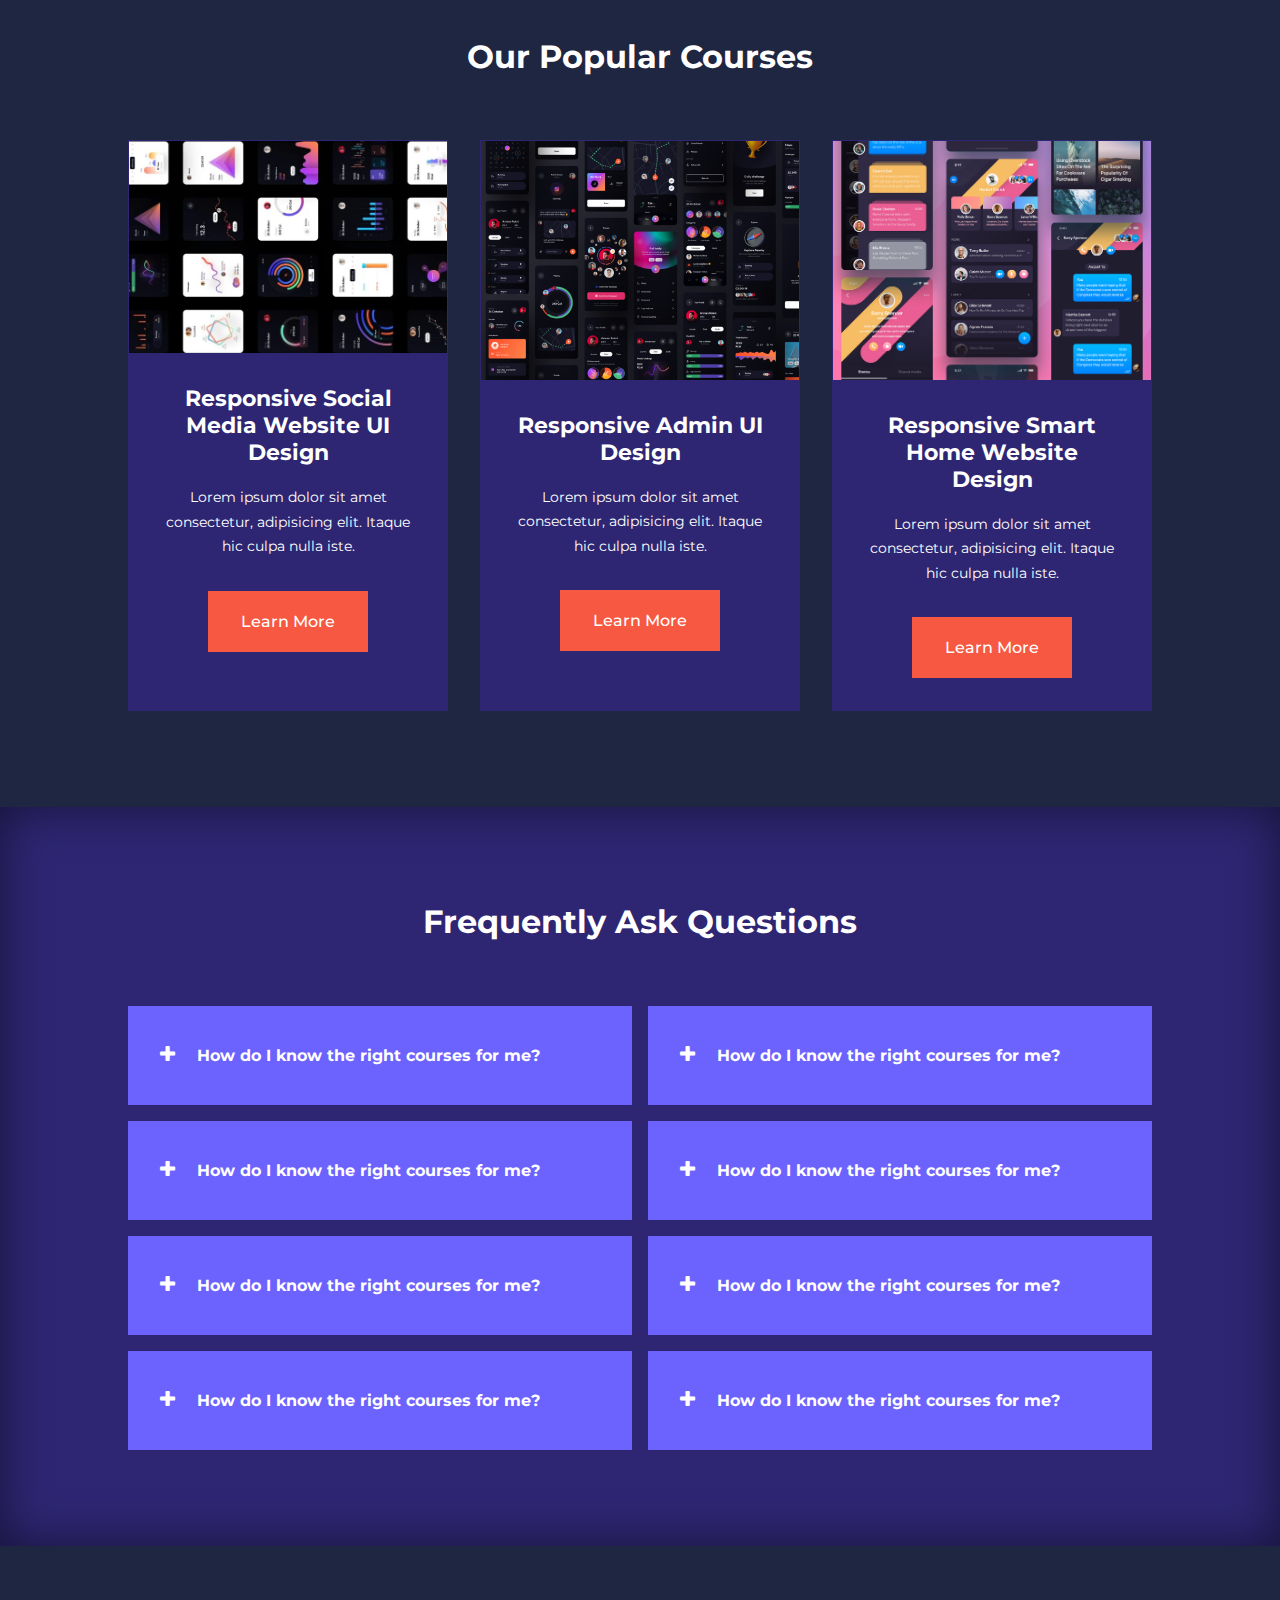
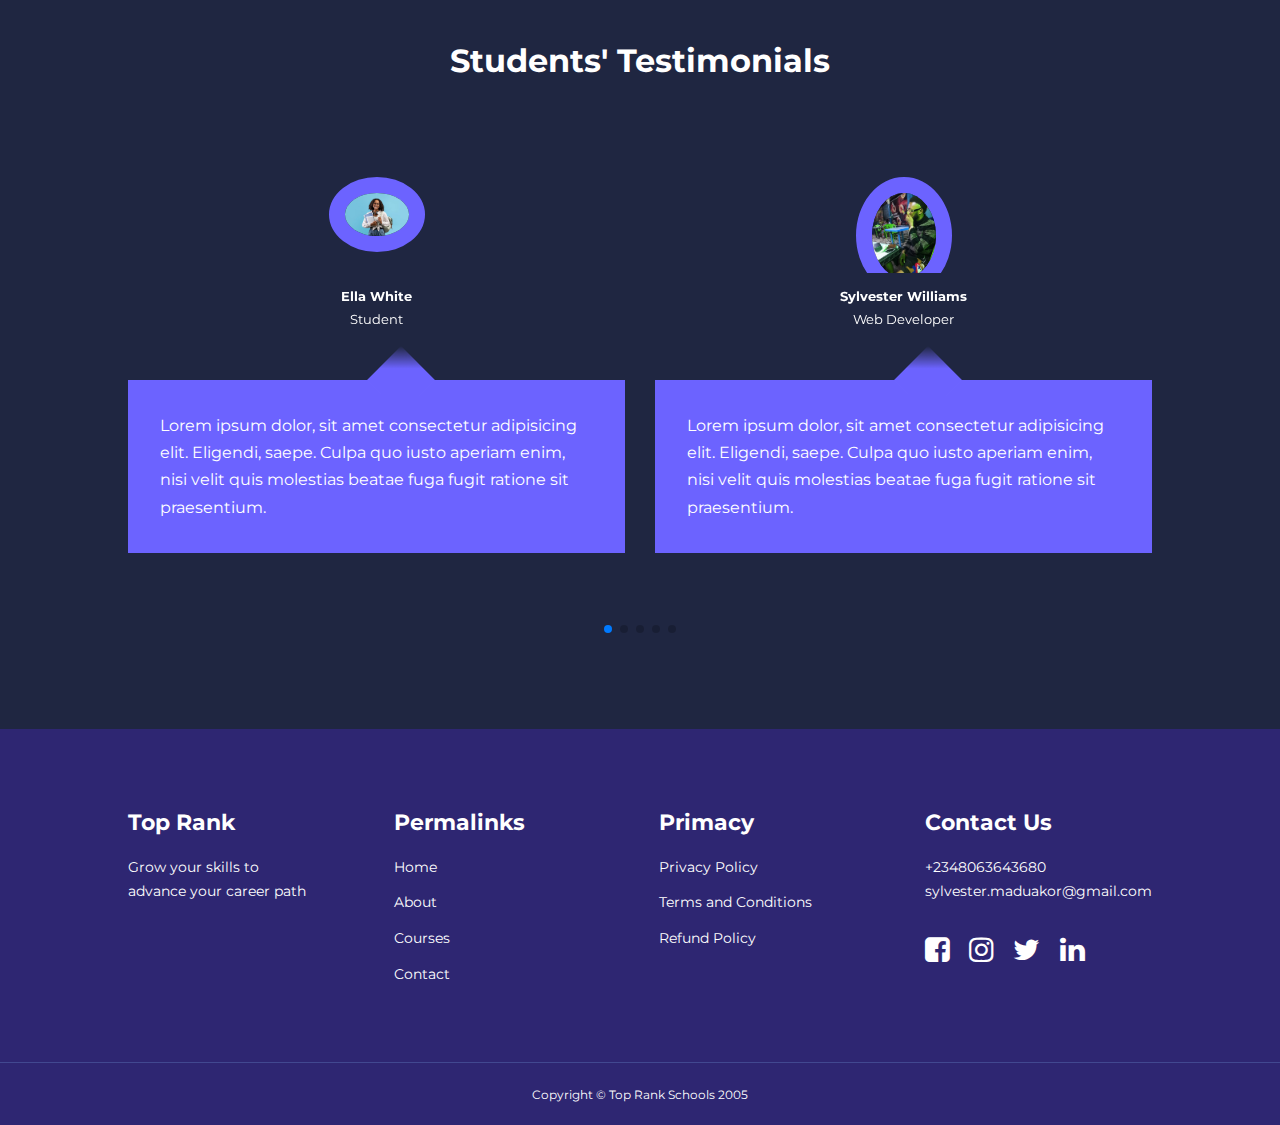
<file: home.html>
<!DOCTYPE html>
<html lang="en">
<head>
  <meta charset="UTF-8">
  <meta name="viewport" content="width=device-width, initial-scale=1.0">
  <title>Education Website</title>

  <link rel="stylesheet" href="https://cdnjs.cloudflare.com/ajax/libs/font-awesome/6.4.0/css/all.min.css"/>
  
<link 
href="http://cdnjs.cloudflare.com/ajax/libs/font-awesome/4.3.0/css/font-awesome.css" 
rel="stylesheet"  type='text/css'>

  <!--Swiperjs.com-->
  <link
  rel="stylesheet"
  href="https://cdn.jsdelivr.net/npm/swiper@10/swiper-bundle.min.css"
/>


  <link rel="preconnect" href="https://fonts.googleapis.com">
  <link rel="preconnect" href="https://fonts.gstatic.com" crossorigin>
  <link href="https://fonts.googleapis.com/css2?family=Montserrat:ital,wght@0,300;0,400;0,500;0,600;0,700;0,800;0,900;1,700;1,900&family=Roboto:wght@400;700&display=swap" rel="stylesheet">

 


  <link rel="stylesheet" href="styles/home.css">
</head>
<body>
  <nav>
    <div class="container nav-container">
      <a href="home.html"><h4>Top Rank Schools</h4></a>
      <ul class="nav-menu">
        <li><a href="home.html">Home</a></li>
        <li><a href="courses.html">Courses</a></li>
        <li><a href="about.html">About</a></li>
        <li><a href="contact.html">Contact</a></li>
      </ul>
      <button id="open-menu-btn"><i class="fa fa-bars" aria-hidden="true"></i>
      </button>
      <button id="close-menu-btn"><i class="fa fa-times-circle" aria-hidden="true"></i></button>
     </div>
  </nav>

  <!------------END OF NAVBAR------------->

<header>
  <div class="container header_container">
    <div class="header_left">
      <h1>Grow your skills to advance your career path</h1>
      <p>Lorem ipsum dolor sit amet consectetur adipisicing elit. Iure asperiores saepe commodi debitis nihil dolorum quam dolores libero in vitae.</p>
      <a href="courses.html" class="btn btn-primary">Get Started</a>
    </div>

    <div class="images2">
      <img class="img1" src="images/darkblue.jpg">
    </div>
    
  </div>
</header>
 
<section class="categories">
  <div class=".container categories_container">
    <div class="categories_left">
      <h1>Categories</h1>
      <p>
        Lorem ipsum dolor sit amet consectetur, adipisicing elit. Saepe voluptate placeat itaque odio totam ad et, ipsum molestiae fuga ea?
      </p>
      <a href="#" class="btn">Learn More</a>
    </div>

    <div class="categories_right">
      <article class="category">
        <span class="category_icon"><i class="fa fa-camera-retro"></i>
        </span>
        <h5>Video Editing</h5>
        <p>Lorem ipsum dolor sit amet consectetur adipisicing elit. Eius, exercitationem?</p>
      </article>

      <article class="category">
        <span class="category_icon"><i class="fa fa-camera-retro"></i>
        </span>
        <h5>Video Editing</h5>
        <p>Lorem ipsum dolor sit amet consectetur adipisicing elit. Eius, exercitationem?</p>
      </article>

      <article class="category">
        <span class="category_icon"><i class="fa fa-camera-retro"></i>
        </span>
        <h5>Video Editing</h5>
        <p>Lorem ipsum dolor sit amet consectetur adipisicing elit. Eius, exercitationem?</p>
      </article>

      <article class="category">
        <span class="category_icon"><i class="fa fa-camera-retro"></i>
        </span>
        <h5>Video Editing</h5>
        <p>Lorem ipsum dolor sit amet consectetur adipisicing elit. Eius, exercitationem?</p>
      </article>

      <article class="category">
        <span class="category_icon"><i class="fa fa-camera-retro"></i>
        </span>
        <h5>Video Editing</h5>
        <p>Lorem ipsum dolor sit amet consectetur adipisicing elit. Eius, exercitationem?</p>
      </article>

      <article class="category">
        <span class="category_icon"><i class="fa fa-camera-retro"></i>
        </span>
        <h5>Video Editing</h5>
        <p>Lorem ipsum dolor sit amet consectetur adipisicing elit. Eius, exercitationem?</p>
      </article>
    </div>

  </div>

</section>


<section class="courses">
  <h2>Our Popular Courses</h2>
  <div class="container courses_container">
     <article class="course">
      <div class="course_image">
        <img src="images/UIUX6.webp">
      </div>
     <div class="course_info">
      <h4>Responsive Social Media Website UI Design</h4>
      <p>Lorem ipsum dolor sit amet consectetur, adipisicing elit. Itaque hic culpa nulla iste.</p>
      <a href="contact.html" class="btn btn-primary">Learn More</a>
     </div>
     </article>

     <article class="course">
      <div class="course_image">
        <img src="images/UIUX5">
      </div>
      <div class="course_info">
        <h4>Responsive Admin UI Design</h4>
      <p>Lorem ipsum dolor sit amet consectetur, adipisicing elit. Itaque hic culpa nulla iste.</p>
      <a href="contact.html" class="btn btn-primary">Learn More</a>
      </div>
     </article>

     <article class="course">
      <div class="course_image">
        <img src="images/UIUX2.png">
      </div>
      <div class="course_info">
        <h4>Responsive Smart Home Website Design</h4>
      <p>Lorem ipsum dolor sit amet consectetur, adipisicing elit. Itaque hic culpa nulla iste.</p>
      <a href="contact.html" class="btn btn-primary">Learn More</a>
      </div>
     </article>
  </div>
</section>


<section class="faqs">
  <h2>Frequently Ask Questions</h2>
  <div class="container faqs_container">
    <article class="faq">
      <div class="faq_icon"><i class="fa fa-plus" aria-hidden="true"></i>
      </div>
      <div class="question_answer">
        <h4>How do I know the right courses for me?</h4>
        <p>Lorem ipsum dolor sit amet consectetur adipisicing elit. Quis ullam delectus blanditiis quia similique. Necessitatibus ut ipsum nostrum doloremque explicabo est vero tempore culpa iusto!</p>
      </div>
    </article>

    <article class="faq">
      <div class="faq_icon"><i class="fa fa-plus" aria-hidden="true"></i>
      </div>
      <div class="question_answer">
        <h4>How do I know the right courses for me?</h4>
        <p>Lorem ipsum dolor sit amet consectetur adipisicing elit. Quis ullam delectus blanditiis quia similique. Necessitatibus ut ipsum nostrum doloremque explicabo est vero tempore culpa iusto!</p>
      </div>
    </article>

    <article class="faq">
      <div class="faq_icon"><i class="fa fa-plus" aria-hidden="true"></i>
      </div>
      <div class="question_answer">
        <h4>How do I know the right courses for me?</h4>
        <p>Lorem ipsum dolor sit amet consectetur adipisicing elit. Quis ullam delectus blanditiis quia similique. Necessitatibus ut ipsum nostrum doloremque explicabo est vero tempore culpa iusto!</p>
      </div>
    </article>

    <article class="faq">
      <div class="faq_icon"><i class="fa fa-plus" aria-hidden="true"></i>
      </div>
      <div class="question_answer">
        <h4>How do I know the right courses for me?</h4>
        <p>Lorem ipsum dolor sit amet consectetur adipisicing elit. Quis ullam delectus blanditiis quia similique. Necessitatibus ut ipsum nostrum doloremque explicabo est vero tempore culpa iusto!</p>
      </div>
    </article>

    <article class="faq">
      <div class="faq_icon"><i class="fa fa-plus" aria-hidden="true"></i>
      </div>
      <div class="question_answer">
        <h4>How do I know the right courses for me?</h4>
        <p>Lorem ipsum dolor sit amet consectetur adipisicing elit. Quis ullam delectus blanditiis quia similique. Necessitatibus ut ipsum nostrum doloremque explicabo est vero tempore culpa iusto!</p>
      </div>
    </article>

    <article class="faq">
      <div class="faq_icon"><i class="fa fa-plus" aria-hidden="true"></i>
      </div>
      <div class="question_answer">
        <h4>How do I know the right courses for me?</h4>
        <p>Lorem ipsum dolor sit amet consectetur adipisicing elit. Quis ullam delectus blanditiis quia similique. Necessitatibus ut ipsum nostrum doloremque explicabo est vero tempore culpa iusto!</p>
      </div>
    </article>

    <article class="faq">
      <div class="faq_icon"><i class="fa fa-plus" aria-hidden="true"></i>
      </div>
      <div class="question_answer">
        <h4>How do I know the right courses for me?</h4>
        <p>Lorem ipsum dolor sit amet consectetur adipisicing elit. Quis ullam delectus blanditiis quia similique. Necessitatibus ut ipsum nostrum doloremque explicabo est vero tempore culpa iusto!</p>
      </div>
    </article>

    <article class="faq">
      <div class="faq_icon"><i class="fa fa-plus" aria-hidden="true"></i>
      </div>
      <div class="question_answer">
        <h4>How do I know the right courses for me?</h4>
        <p>Lorem ipsum dolor sit amet consectetur adipisicing elit. Quis ullam delectus blanditiis quia similique. Necessitatibus ut ipsum nostrum doloremque explicabo est vero tempore culpa iusto!</p>
      </div>
    </article>
  </div>
</section>


<section class="container testimonials_container mySwiper">
<h2>Students' Testimonials</h2>
<div class="swiper-wrapper">
  <article class="testimonial swiper-slide">
    <div class="avatar">
      <img src="images/studentPic3.avif">
    </div>
    <div class="testimonial_info">
      <h5>Ella White</h5>
      <small>Student</small>
    </div>
    <div class="testimonial_body">
      <p>Lorem ipsum dolor, sit amet consectetur adipisicing elit. Eligendi, saepe. Culpa quo iusto aperiam enim, nisi velit quis molestias beatae fuga fugit ratione sit praesentium.</p>
    </div>
  </article>

  
  <article class="testimonial swiper-slide">
    <div class="avatar">
      <img src="images/fb1.jpg">
    </div>
    <div class="testimonial_info">
      <h5>Sylvester Williams</h5>
      <small>Web Developer</small>
    </div>
    <div class="testimonial_body">
      <p>Lorem ipsum dolor, sit amet consectetur adipisicing elit. Eligendi, saepe. Culpa quo iusto aperiam enim, nisi velit quis molestias beatae fuga fugit ratione sit praesentium.</p>
    </div>
  </article>

  <article class="testimonial swiper-slide">
    <div class="avatar">
      <img src="images/studentPic20.avif">
    </div>
    <div class="testimonial_info">
      <h5>Gwen Moons</h5>
      <small>Student</small>
    </div>
    <div class="testimonial_body">
      <p>Lorem ipsum dolor, sit amet consectetur adipisicing elit. Eligendi, saepe. Culpa quo iusto aperiam enim, nisi velit quis molestias beatae fuga fugit ratione sit praesentium.</p>
    </div>
  </article>

  <article class="testimonial swiper-slide">
    <div class="avatar">
      <img src="images/studentPic12.avif">
    </div>
    <div class="testimonial_info">
      <h5>Diana Ayi</h5>
      <small>Student</small>
    </div>
    <div class="testimonial_body">
      <p>Lorem ipsum dolor, sit amet consectetur adipisicing elit. Eligendi, saepe. Culpa quo iusto aperiam enim, nisi velit quis molestias beatae fuga fugit ratione sit praesentium.</p>
    </div>
  </article>


  
  <article class="testimonial swiper-slide">
    <div class="avatar">
      <img src="images/studentPic14.avif">
    </div>
    <div class="testimonial_info">
      <h5>Austin Kings</h5>
      <small>UI/UX Developer</small>
    </div>
    <div class="testimonial_body">
      <p>Lorem ipsum dolor, sit amet consectetur adipisicing elit. Eligendi, saepe. Culpa quo iusto aperiam enim, nisi velit quis molestias beatae fuga fugit ratione sit praesentium.</p>
    </div>
  </article>

  <article class="testimonial swiper-slide">
    <div class="avatar">
      <img src="images/studentPic2.avif">
    </div>
    <div class="testimonial_info">
      <h5>Stephanie woods</h5>
      <small>Student</small>
    </div>
    <div class="testimonial_body">
      <p>Lorem ipsum dolor, sit amet consectetur adipisicing elit. Eligendi, saepe. Culpa quo iusto aperiam enim, nisi velit quis molestias beatae fuga fugit ratione sit praesentium.</p>
    </div>
  </article>
</div>
<div class="swiper-pagination"></div>
</section>

<footer class="footer">
  <div class="container footer_container">
    <div class="footer_1">
      <a href="home.html" class="footer_logo"><h4>Top Rank</h4></a>
      <p>Grow your skills to advance your career path</p>
    </div>

    <div class="footer_2">
      <h4>Permalinks</h4>
      <ul>
        <li><a href="home.html">Home</a></li>
        <li><a href="about.html">About</a></li>
        <li><a href="courses.html">Courses</a></li>
        <li><a href="contact.html">Contact</a></li>
      </ul>
    </div>
    
    <div class="footer_3">
      <h4>Primacy</h4>
      <ul>
        <li><a href="#">Privacy Policy</a></li>
        <li><a href="#">Terms and Conditions</a></li>
        <li><a href="#">Refund Policy</a></li>
      </ul>
    </div>

    <div class="footer_4">
      <h4>Contact Us</h4>
      <div>
        <p>+2348063643680</p>
        <p>sylvester.maduakor@gmail.com</p>
      </div>
      <ul class="footer_socials">
        <li><a href="#"><i class="fa fa-facebook-square fa-2x" aria-hidden="true"></i>
        </a></li>
        <li><a href="#"><i class="fa fa-instagram fa-2x" aria-hidden="true"></i>
        </a></li>
        <li><a href="#"><i class="fa fa-twitter fa-2x" aria-hidden="true"></i>
        </a></li>
        <li><a href="#"><i class="fa fa-linkedin fa-2x" aria-hidden="true"></i>
        </a></li>
      </ul>
    </div>

  </div>
  <div class="footer_copyright">
    <small>Copyright &copy; Top Rank Schools 2005</small>
  </div>
</footer>


<script src="https://cdn.jsdelivr.net/npm/swiper@10/swiper-bundle.min.js"></script>
<script src="main.js"></script>

<script>
  
  var swiper = new Swiper(".mySwiper", {
      slidesPerView: 1,
      spaceBetween: 30,
      pagination: {
        el: ".swiper-pagination",
        clickable: true,
      },
      // when window is >=600px
      breakpoints: { 
        600: { 
          slidesPerView: 2
        }
      }
    });
</script>

</body>
</html>
</file>
<file: styles/home.css>
*{ 
  margin: 0;
  padding: 0;
  border: 0;
  outline: 0;
  text-decoration: none;
  list-style: none;
  box-sizing: border-box;
}

:root{ 
  --color-primary: #6c63ff;
  --color-success: #00bf8e;
  --color-warning: #f7c94b;
  --color-danger: #f75842;
  --color-danger-variant: rgba(247, 88, 66, 0.4);
  --color-white: #fff;
  --color-light: rgba(225, 225, 225, 0.7);
  --color-black: #000;
  --color-bg: #1f2641;
  --color-bg1: #2e2672;
  --color-bg2: #424890;
  
  --container-width-lg: 80%;
  --container-width-md: 90%;
  --container-width-sm: 94%;
  --transition: all 400ms ease;
}

body { 
  font-family: 'Montserrat', sans-serif;
  line-height: 1.7;
  color: var(--color-white);
  background: var(--color-bg);
}

.container{ 
width: var(--container-width-lg);
margin: 0 auto;
}

section { 
  padding: 6rem 0;
}

section h2 { 
  text-align: center;
  margin-bottom: 4rem;
}

h1, h2, h3, h4, h5 { 
  line-height: 1.2;
}

h1{ 
  font-size: 2.4rem;
}

h2 { 
  font-size: 2rem;
}

h3 { 
  font-size: 4.6rem;
}

h4 { 
  font-size: 1.4rem;
}

a{ 
  color: var(--color-white);
}

img{ 
  width: 100%;
  display: block;
  object-fit: cover;
}

.btn { 
  display: inline-block;
  background: var(--color-white);
  color: var(--color-black);
  padding: 1rem 2rem;
  border: 1px solid transparent;
  font-weight: 500;
}

.btn:hover { 
  background: transparent;
  color: var(--color-white);
  border-color: var(--color-white);
}

.btn-primary { 
background: var(--color-danger);
color: var(--color-white);
}

/*===== NAVBAR=====*/

nav { 
  background: transparent;
  width: 100vw;
  height: 5rem;
  position: fixed;
  top: 0;
  z-index: 50;
}

/* change navbar styles on scroll using javascript*/
.window-scroll { 
  background: var(--color-primary);
  box-shadow: 0 1rem 2rem rgba(0, 0, 0, 0.2);
}

.nav-container { 
  height: 100%;
  display: flex;
  justify-content: space-between;
  align-items: center;
}

nav button { 
  display: none;
}

.nav-menu { 
  display: flex;
  align-items: center;
  gap: 4rem;
}

.nav-menu a { 
  font-size: 0.9rem;
  transition: var(--transition);
}

.nav-menu a:hover { 
  color: var(--color-bg2);
}

header { 
  position: relative;
  top: 5rem;
  overflow: hidden;
  height: 70vh;
  margin-bottom: 5rem;
}

.header_container { 
  display: grid;
  grid-template-columns: 1fr 1fr;
  align-items: center;
  gap: 5rem;
  height: 100%;
}

.header_left p { 
margin: 1rem 0 2.4rem;
}

.images2{ 
  background: var(--color-bg);
  margin-top: 50px;
  display: flex;
  align-items: center;
  justify-content: center;
  position: relative;
}

.img1 { 
  width: 300px;
}

.categories { 
  background: var(--color-bg1);
  height: 42rem;
}

.categories h1 { 
  line-height: 1;
  margin-bottom: 3rem;
}

.categories_container { 
  display: grid;
  grid-template-columns: 40% 50%;
  gap: 4rem;
}

.categories_left{ 
  margin: 0 3rem;
}

.categories_left p{ 
  margin-bottom: 3rem;

}

.categories_right { 
  display: grid;
  grid-template-columns: repeat(3, 1fr);
  gap: 1.2rem;
}

.category { 
  background: var(--color-bg2);
  padding: 2rem;
  border-radius: 2rem;
  transition: var(--transition);
}

.category:hover { 
  box-shadow: 0 3rem 3rem rgba(0, 0, 0, 0.3);
  z-index: 1;
}

.category_icon { 
  background: var(--color-primary);
  padding: 0.7rem;
  border-radius: 0.9rem;
}

.category:nth-child(2) .category_icon { 
  background: var(--color-danger);
}

.category:nth-child(3) .category_icon { 
  background: var(--color-success);
}

.category:nth-child(4) .category_icon { 
  background: var(--color-warning);
}

.category:nth-child(5) .category_icon { 
  background: var(--color-success);
}


.category h5 { 
  margin: 2rem 0 1rem;
}

.category p { 
  font-size: 0.85rem;
}


.courses { 
  margin-top: 10rem;
}

.courses_container { 
  display: grid;
  grid-template-columns: repeat(3, 1fr);
  gap: 2rem;
  transition: var(--transition);
}

.course { 
  background: var(--color-bg1);
  text-align: center;
  border: 1px solid transparent;
}

.course:hover { 
  background: transparent;
  border-color: var(--color-primary);
}

.course_info { 
  padding: 2rem;
}

.course_info p { 
  margin: 1.2rem 0 2rem;
  font-size: 0.9rem;
}

.faqs { 
  background: var(--color-bg1);
  box-shadow: inset 0 0 3rem rgba(0, 0, 0, 0.5);
}

.faqs_container { 
  display: grid;
  grid-template-columns: 1fr 1fr;
  gap: 1rem;
}

.faq { 
  padding: 2rem;
  display: flex;
  align-items: center;
  gap: 1.4rem;
  height: fit-content;
  background: var(--color-primary);
  cursor: pointer;
}

.faq h4 { 
  font-size: 1rem;
  line-height: 2.2;
}

.faq_icon { 
  align-self: flex-start;
  font-size: 1.2rem;
}

.faq p { 
  margin-top: 0.8rem;
  display: none;
}

.faq.open p { 
  display: block;
}


.testimonials_container { 
  overflow-x: hidden;
  position: relative;
  margin-bottom: 5rem;
}

.testimonial { 
  padding-top: 2rem;
}

.avatar { 
  width: 6rem;
  height: 6rem;
   overflow: hidden;
   margin: 0 auto 1rem;
}

.avatar img { 
  border-radius: 50%;
  border: 1rem solid var(--color-primary);
}

.testimonial_info { 
  text-align: center;
}

.testimonial_body { 
  background: var(--color-primary);
  padding: 2rem;
  margin-top: 3rem;
  position: relative;
}

.testimonial_body::before { 
  content: "";
  display: block;
  background: linear-gradient(135deg, transparent, var(--color-primary), var(--color-primary), var(--color-primary));
  width: 3rem;
  height: 3rem;
  position: absolute;
  left: 50%;
  top: -1.5rem;
  transform: rotate(45deg);
}

.footer { 
  background: var(--color-bg1);
  padding-top: 5rem;
  font-size: 0.9rem;
}

.footer_container { 
  display: grid;
  grid-template-columns: repeat(4, 1fr);
  gap: 5rem;
}

.footer_container > div h4 { 
  margin-bottom: 1.2rem;
}

.footer_1 p { 
  margin: 1rem 0 2rem;
}

.footer ul li { 
  margin-bottom: 0.7rem;
}

.footer ul li:hover { 
  text-decoration: underline;
}

.footer_socials { 
  display: flex;
  gap: 1.2rem;
  margin-top: 2rem;
}

.footer_copyright { 
  text-align: center;
  margin-top: 4rem;
  padding: 1.2rem;
  border-top: 1px solid var(--color-bg2);
}


/*========MEDIA QUERIES (TABLETS) ========= */

@media (max-width: 1024px) { 
  .container { 
    width: var(--container-width-md);
  }
  h1 { 
    font-size: 2.2rem;
  }
  h2 { 
   font-size:  1.7rem;
  }
  h3 { 
    font-size:  1.4rem;
  }
  h4 { 
    font-size:  1.2rem;
  }

  /* ======== NAVBAR ======= */
  nav button { 
      display: inline-block;
      background: transparent;
      font-size: 1.8rem;
      color: var(--color-white);
      cursor: pointer;
    }
    #close-menu-btn { 
      display: none;
    }

    .nav-menu { 
      position: fixed;
      top: 5rem;
      right: 5%;
      height: fit-content;
      width: 18rem;
      flex-direction: column;
      gap: 0;
      display: none;
    }

    .nav-menu li { 
      width: 100%;
      height: 5.8rem;
      animation: animateNavItems 1s linear forwards;
      transform-origin: top right;
      opacity: 0;
    }

    .nav-menu li:nth-child(2) { 
      animation-delay: 200ms;
    }

    .nav-menu li:nth-child(3) { 
      animation-delay: 400ms;
    }

    .nav-menu li:nth-child(4) { 
      animation-delay: 600ms;
    }

    @keyframes animateNavItems {
      0% { 
        transform: rotateZ(-90deg) rotateX(90deg) scale(0.1);
      }

      100% { 
        transform: rotateZ(0) rotateX(0) scale(1);
        opacity: 1;
      }
    }

    .nav-menu li a { 
      background: var(--color-primary);
      box-shadow: -4rem 6rem 10rem rgba(0, 0, 0, 0.6);
      width: 100%;
      height: 100%;
      display: grid;
     place-items: center;
    }

    .nav-menu li a:hover { 
      background: var(--color-bg2);
      color: var(--color-white);
    }

    /*=========== HEADER ===========*/
    header { 
      height: 52vh;
      margin-bottom: 4rem;
    }

    .header_container { 
      gap: 0;
      margin-bottom: 3rem;
    }

    /*=========== CATEGORIES ===========*/
    .categories { 
      height: auto;
      margin-bottom: 0.5rem;
    }

    .categories_container { 
      grid-template-columns: 1fr;
      gap: 2rem;
      margin: 0.5rem 1rem;
    }

    .categories_left {
       margin-right: 0;
      }

      /*======== POPULAR COURSES=======*/
     .courses { 
      margin-top: 0;
     }

     .courses_container { 
      grid-template-columns: 1fr 1fr;
     }

      /*==== FREQUENTLY ASK QUESTIONS ====*/
      .faqs_container { 
        grid-template-columns: 1fr;
      }

      .faq { 
        padding: 1.5rem;
      }

       /*=========== FOOTER ===========*/
       .footer_container { 
        grid-template-columns: 1fr 1fr;
       }
}

/*==== MEDIA QUERIES (PHONES) ====*/
@media (max-width: 667px) {
 .container { 
  width: var(--container-width-sm);
  }

  /*=========== NAVBAR ===========*/
 .nav-menu { 
    right: 3%;
  }

   /*=========== HEADER ===========*/
   header { 
    height: 100vh;
   }

   .header_container { 
    grid-template-columns: 1fr;
    text-align: center;
    margin-top: 0;
   }

   .header_left p { 
    margin-bottom: 1.3rem;
   }

   /*=========== CATEGORIES ===========*/
   .categories_right { 
    grid-template-columns: 1fr 1fr;
    gap: 0.7rem;
   }

   .category { 
    padding: 1rem;
    border-radius: 1rem;
   }

   .category_icon { 
    margin-top: 4px;
    display: inline-block;
   }

   
   /*======== POPULAR COURSES ========*/
   .courses_container { 
    grid-template-columns: 1fr;
    align-items: center;
   }

   /*======== TESTIMONIALS ========*/
   .testimonial_body { 
    padding: 1.2rem;
   }

   /*======== FOOTER ========*/
   .footer_container { 
    grid-template-columns: 1fr;
    text-align: center;
    gap: 1.5rem;
   }

   .footer_1 p { 
    margin: 1rem auto;
   }

   .footer_socials { 
  justify-content: center;
   }
}
</file>
<file: styles/about.css>
.about_achievements { 
  margin-top: 3rem;
}

.about_achievements-container { 
  display: grid;
  grid-template-columns: 40% 60%;
  gap: 5rem;
}

.about_achievements-left img { 
  transition: opacity 1s ease-in-out;
}

.about_achievements-left img:hover { 
  opacity: 0.1;
}

.about_achievements-right { 
  margin: 1.5rem 0 2.5rem;
}

.about_achievements-right h1 { 
  margin-left: 30%;
  margin-bottom: 1rem;
}

.about_achievements-right p { 
  margin-bottom: 1rem;
}

.achievements_cards { 
  display: grid;
  grid-template-columns: repeat(3, 1fr);
  gap: 1.5rem;
}


.achievement_card { 
  background: var(--color-bg1);
  padding: 1.6rem;
  border-radius: 1rem;
  text-align: center;
  transition: var(--transition);
}

.achievement_card:hover { 
  background: var(--color-bg2);
  box-shadow: 0 3rem 3rem rgba(0, 0, 0, 0.3);
}

.achievement_icon { 
  background: var(--color-danger);
  padding: 0.6rem;
  border-radius: 1rem;
  display: inline-block;
  margin-bottom: 1rem;
  font-size: 1.5rem;
}

.achievement_card:nth-child(2) 
.achievement_icon { 
  background: var(--color-success);
}

.achievement_card:nth-child(3) 
.achievement_icon { 
  background: var(--color-primary);
}

.achievement_card p{ 
  margin-top: 1rem;
}

/* ============= TEAM =============== */
.team { 
  background: var(--color-bg1);
  box-shadow: 0 0 3rem rgba(0, 0, 0, 0.5);
}

.team_container { 
  display: grid;
  grid-template-columns: repeat(4, 1fr);
  gap: 1.4rem;
}

.team_member { 
  background: var(--color-bg2);
  padding: 2rem;
  border-top-right-radius: 2rem;
  border-bottom-left-radius: 2rem;
  border: 1px solid transparent;
  transition: var(--transition);
  position: relative;
  overflow: hidden;
}

.team_member:hover { 
  background: transparent;
  border-color: var(--color-primary);
}

.team_member-image { 
  filter: saturate(0);
}

.team_member-image:hover { 
  filter: saturate(1);
}

.team_member-info * { 
 text-align: center;
 margin-top: 1.4rem;
}

.team_member-info p { 
  color: var(--color-light);
}

.team_member-socials { 
  position: absolute;
  top: 50%;
  right: -100%;
  transform: translateY(-50%);
  display: flex;
  flex-direction: column;
  background: var(--color-primary);
  border-radius: 1rem 0 0 1rem;
  box-shadow: -2rem 0 2rem rgba(0, 0, 0, 0.3);
  transition: var(--transition);
}

.team_member:hover 
.team_member-socials { 
  right: 0;
}

.team_member-socials a { 
  padding: 0.75rem;
}

/* ======= MEDIA QUERIES (TABLETS) ======= */
@media (max-width: 1024px) { 
  .about_achievements { 
    margin-top: 2rem;
  }

  .about_achievements-container { 
    grid-template-columns: 1fr;
    gap: 4rem;
  }

  .about_achievements-left { 
    width: 80%;
    margin: 0 auto;
  }

  .team_container { 
    grid-template-columns: repeat(3, 1fr);
    gap: 1.2rem;
  }

  .team_member { 
    padding: 1rem;
  }
}

/* === MEDIA QUERIES (MOBILE PHONES) === */
@media (max-width: 600px) { 
  .achievements_cards { 
   grid-template-columns: 1fr 1fr;
   gap: 0.7rem;
  }

  .team_container { 
    grid-template-columns: 1fr 1fr;
    gap: 0.7rem;
  }

  .team_member { 
    padding: 0;
  }

  .team_member p { 
    margin-bottom: 1.2rem;
  }
}
</file>
<file: styles/contact.css>
.contact_container { 
  background: var(--color-bg1);
  padding: 4rem;
  display: grid;
  grid-template-columns: 40% 60%;
  gap: 5rem;
  height: 30rem;
  margin: 7rem auto;
  border-radius: 1rem;
}
/* =========== ASIDE ============== */
.contact_aside { 
  background: var(--color-primary);
  padding: 3rem;
  border: 1rem;
  position: relative;
  bottom: 10rem;
  border-radius: 1rem;
  width: 20rem;
}

.aside_image { 
  width: 12rem;
  margin-bottom: 2rem;
}

.contact_aside h2 { 
  text-align: left;
  margin-bottom: 1rem;
}

.contact_aside p { 
  font-size: 0.9rem;
  margin-bottom: 2rem;
}

.contact_details li { 
  display: flex;
  gap: 1rem;
  align-items: center;
  margin-bottom: 1rem;
}

.contact_socials { 
  display: flex;
  gap: 0.8rem;
  margin-top: 3rem;
}

.contact_socials a { 
  background: var(--color-bg2);
  padding: 0.4rem;
  border-radius: 50%;
  font-size: 0.9rem;
  transition: var(--transition);
}

.contact_socials a:hover { 
  background: transparent;
}

/* =========== FORM ============== */
.contact_form { 
  display: flex;
  flex-direction: column;
  gap: 1.2rem;
  margin-right: 4rem;
}

.form_name { 
  display: flex;
  gap: 1.2rem;
}

.contact_form input[type="text"] { 
  width: 50%;
}

input, textarea { 
  width: 100%;
  padding: 1rem;
  background: var(--color-bg);
  color: var(--color-white);
}

.contact_form .btn { 
  width: max-content;
  margin-top: 1rem;
  cursor: pointer;
}

/* ===== MEDIA QUERIES (TABLETS) ==== */
@media (max-width: 1024px) { 
  .contact { 
   padding-bottom: 0;
  }

  .contact_container { 
    gap: 1.5rem;
    margin-top: 3rem;
    height: auto;
    padding: 1.5rem;
  }

  .contact_aside { 
    width: auto;
    padding: 1.5rem;
    bottom: 0;
  }

  .contact_form { 
    align-self: center;
    margin-right: 1.5rem;
  }
}

/* ===== MEDIA QUERIES (PHONES) ==== */
@media (max-width: 600px) { 
  .contact_container { 
    grid-template-columns: 1fr;
    gap: 3rem;
    margin-top: 0;
    padding: 0;
  }

  .contact_form { 
    margin: 0 1.5rem 3rem;
  }

  .form_name { 
    flex-direction: column;
  }

  .form_name input[type="text"] { 
    width: 100%;
  }
}
</file>
